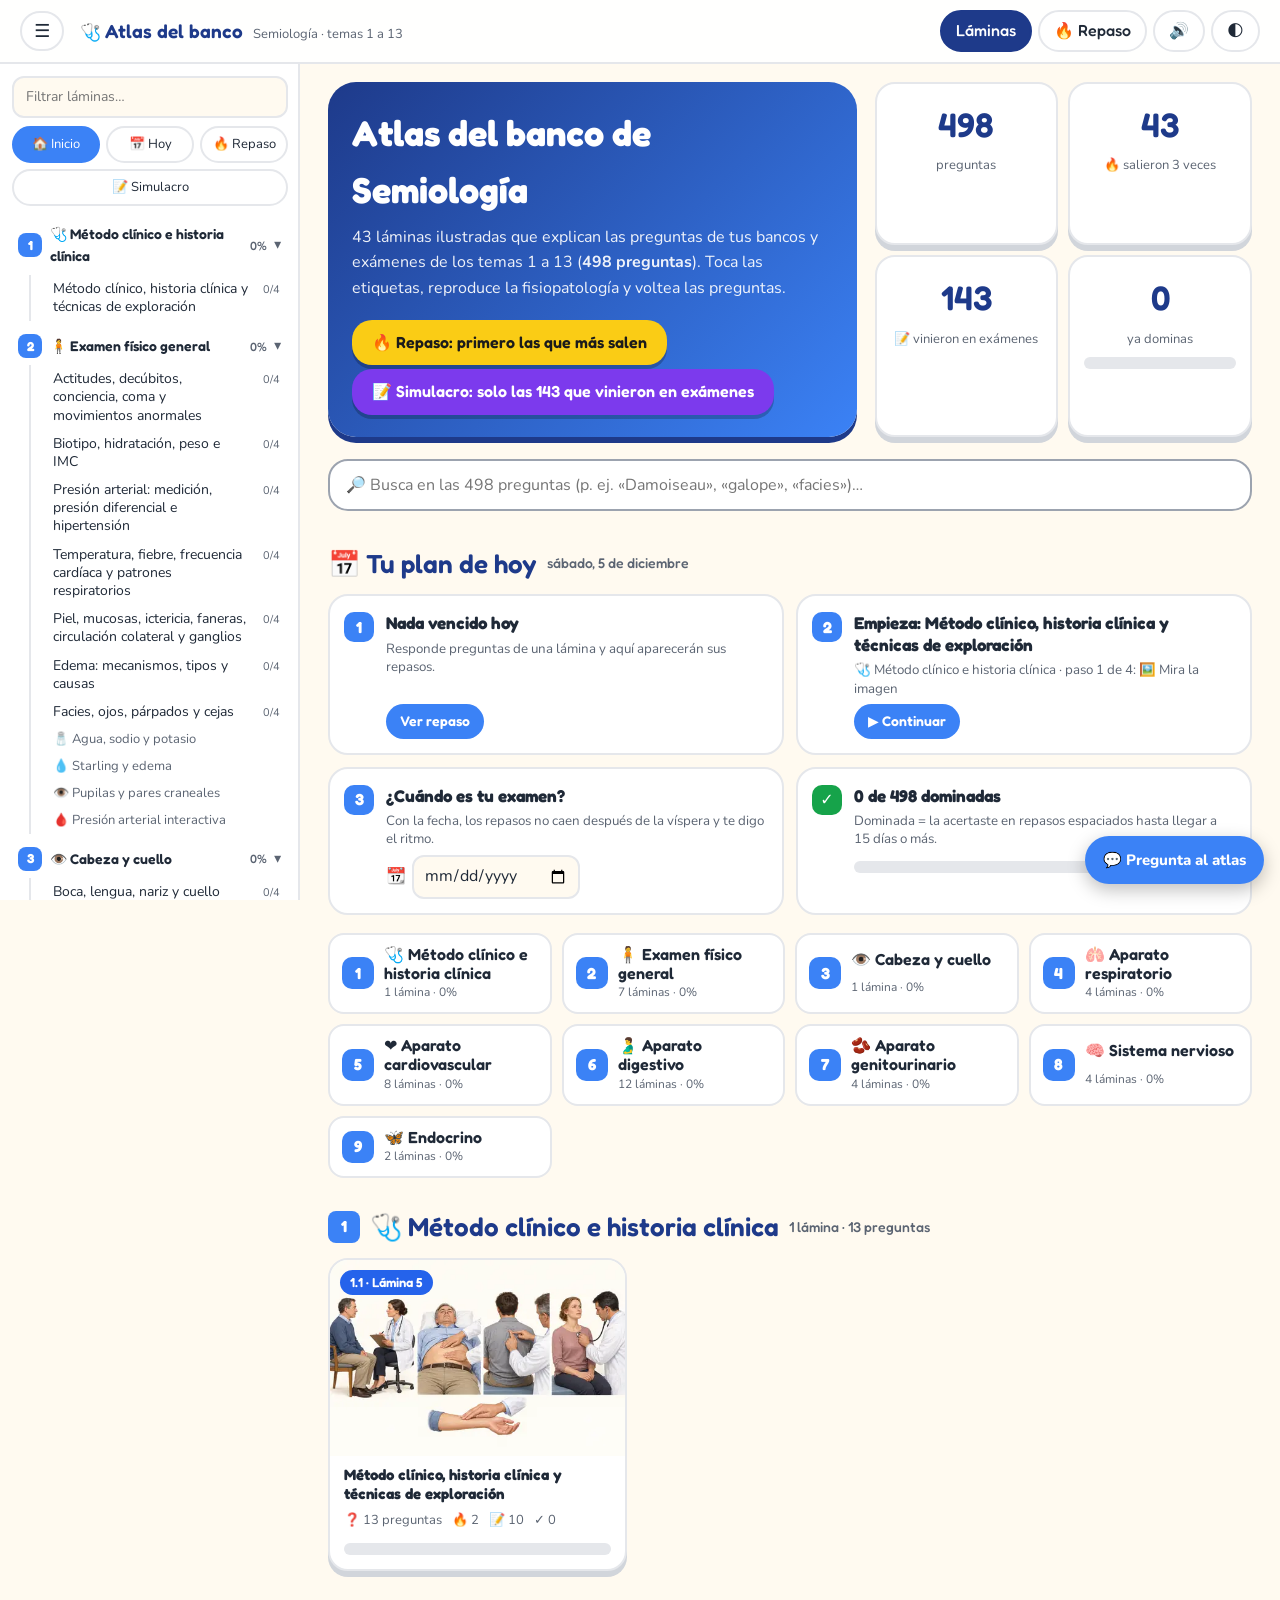
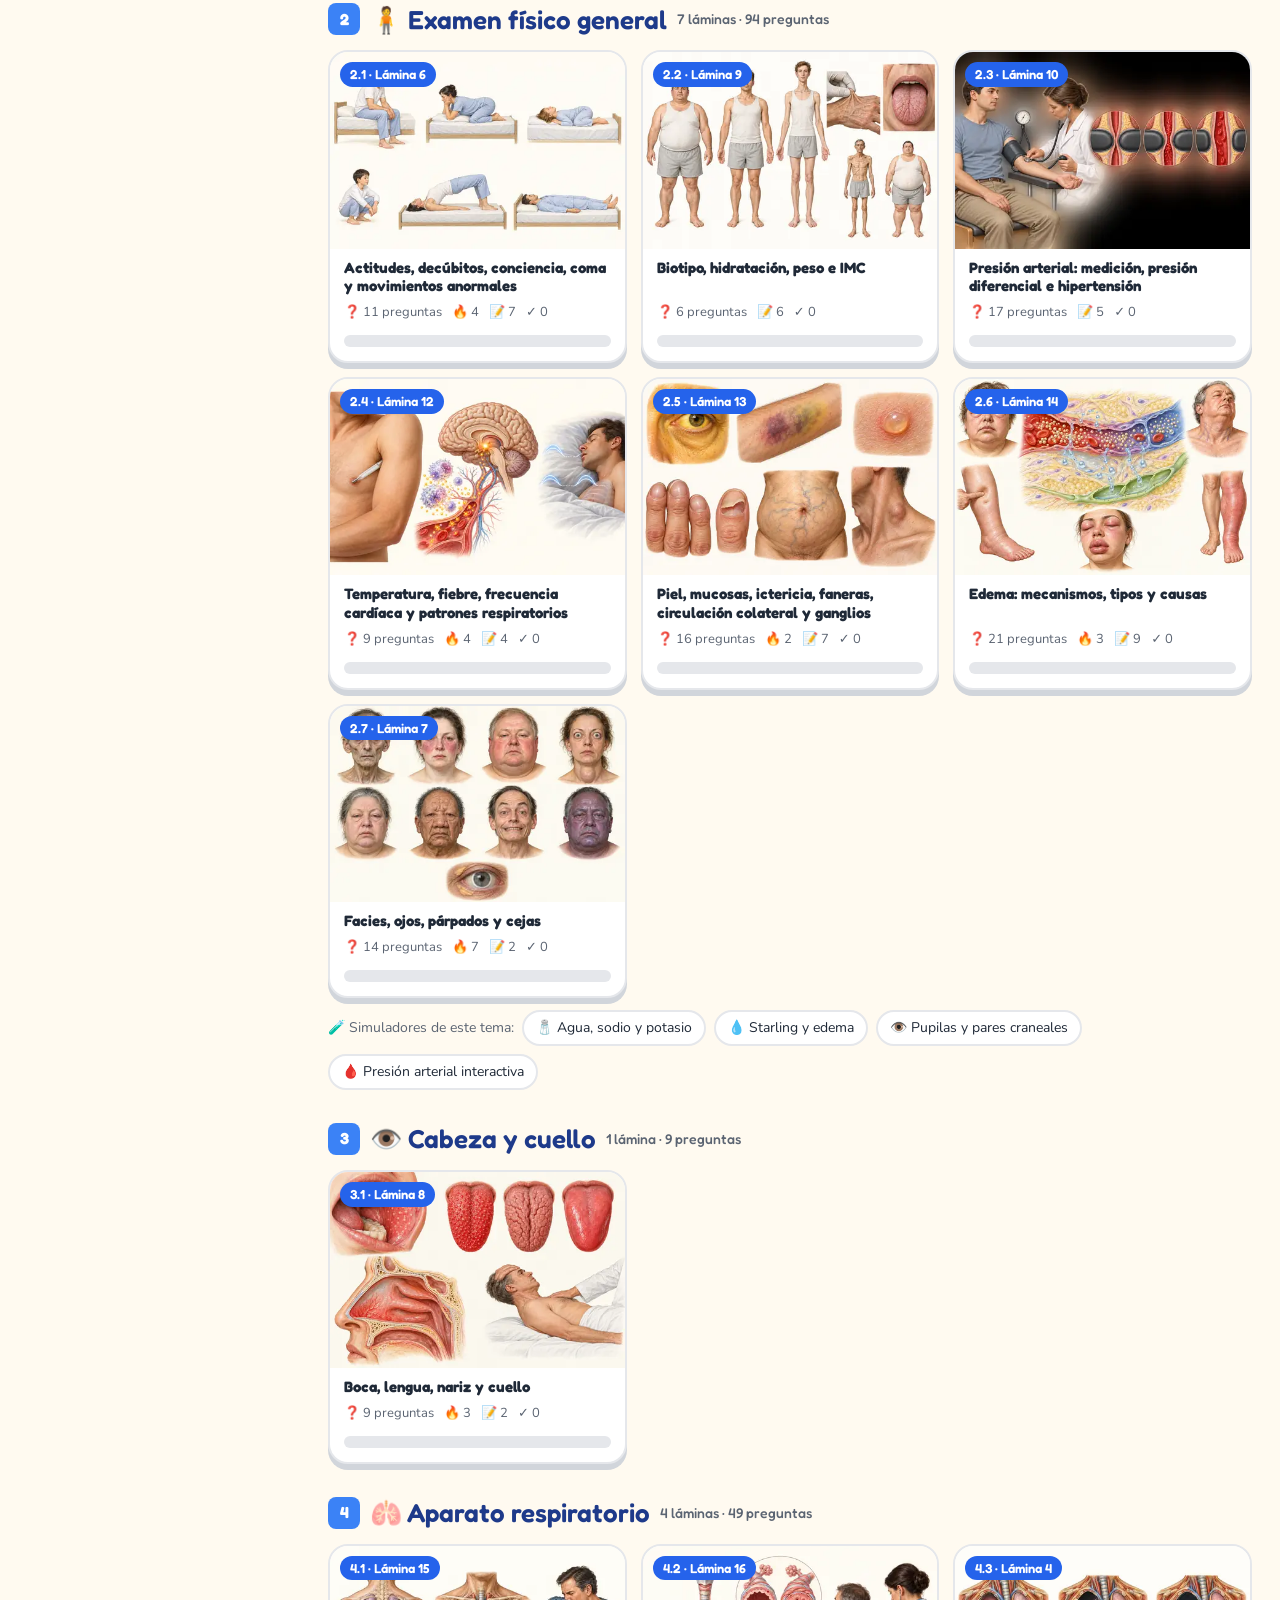
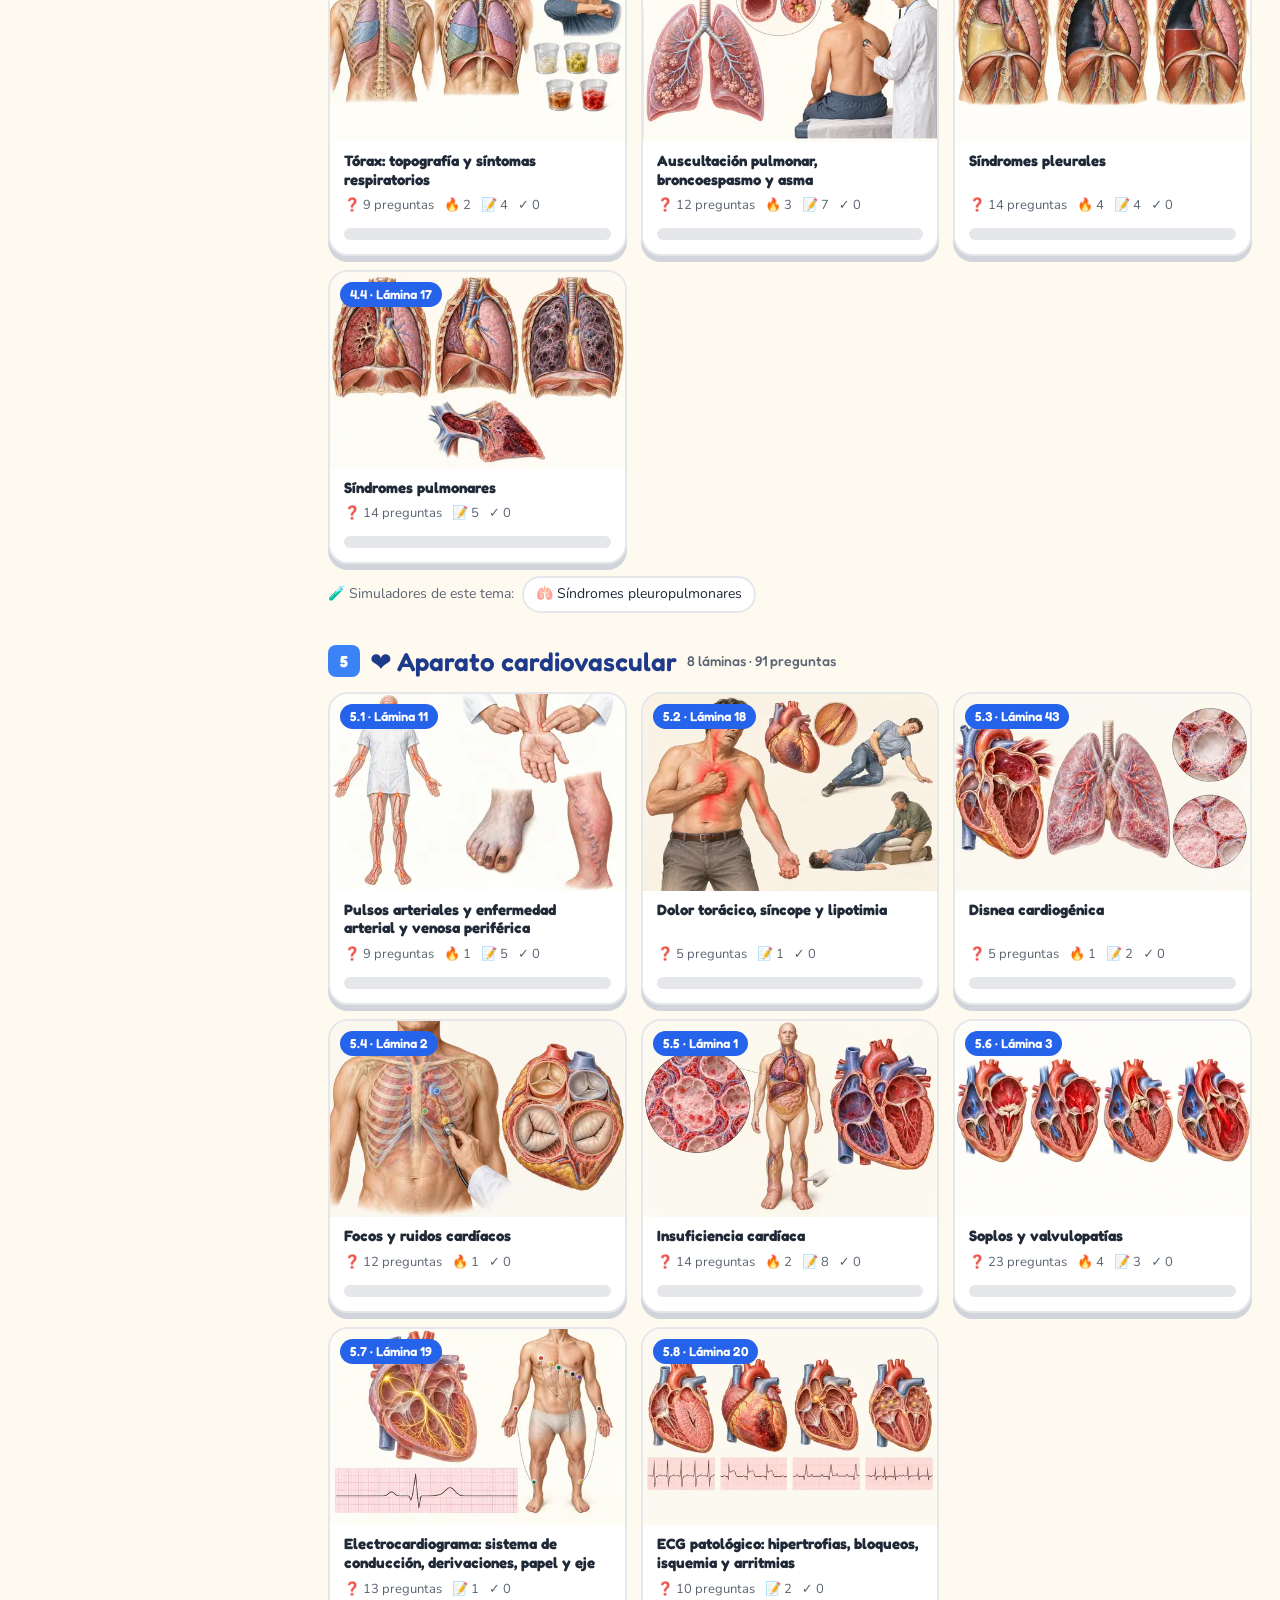
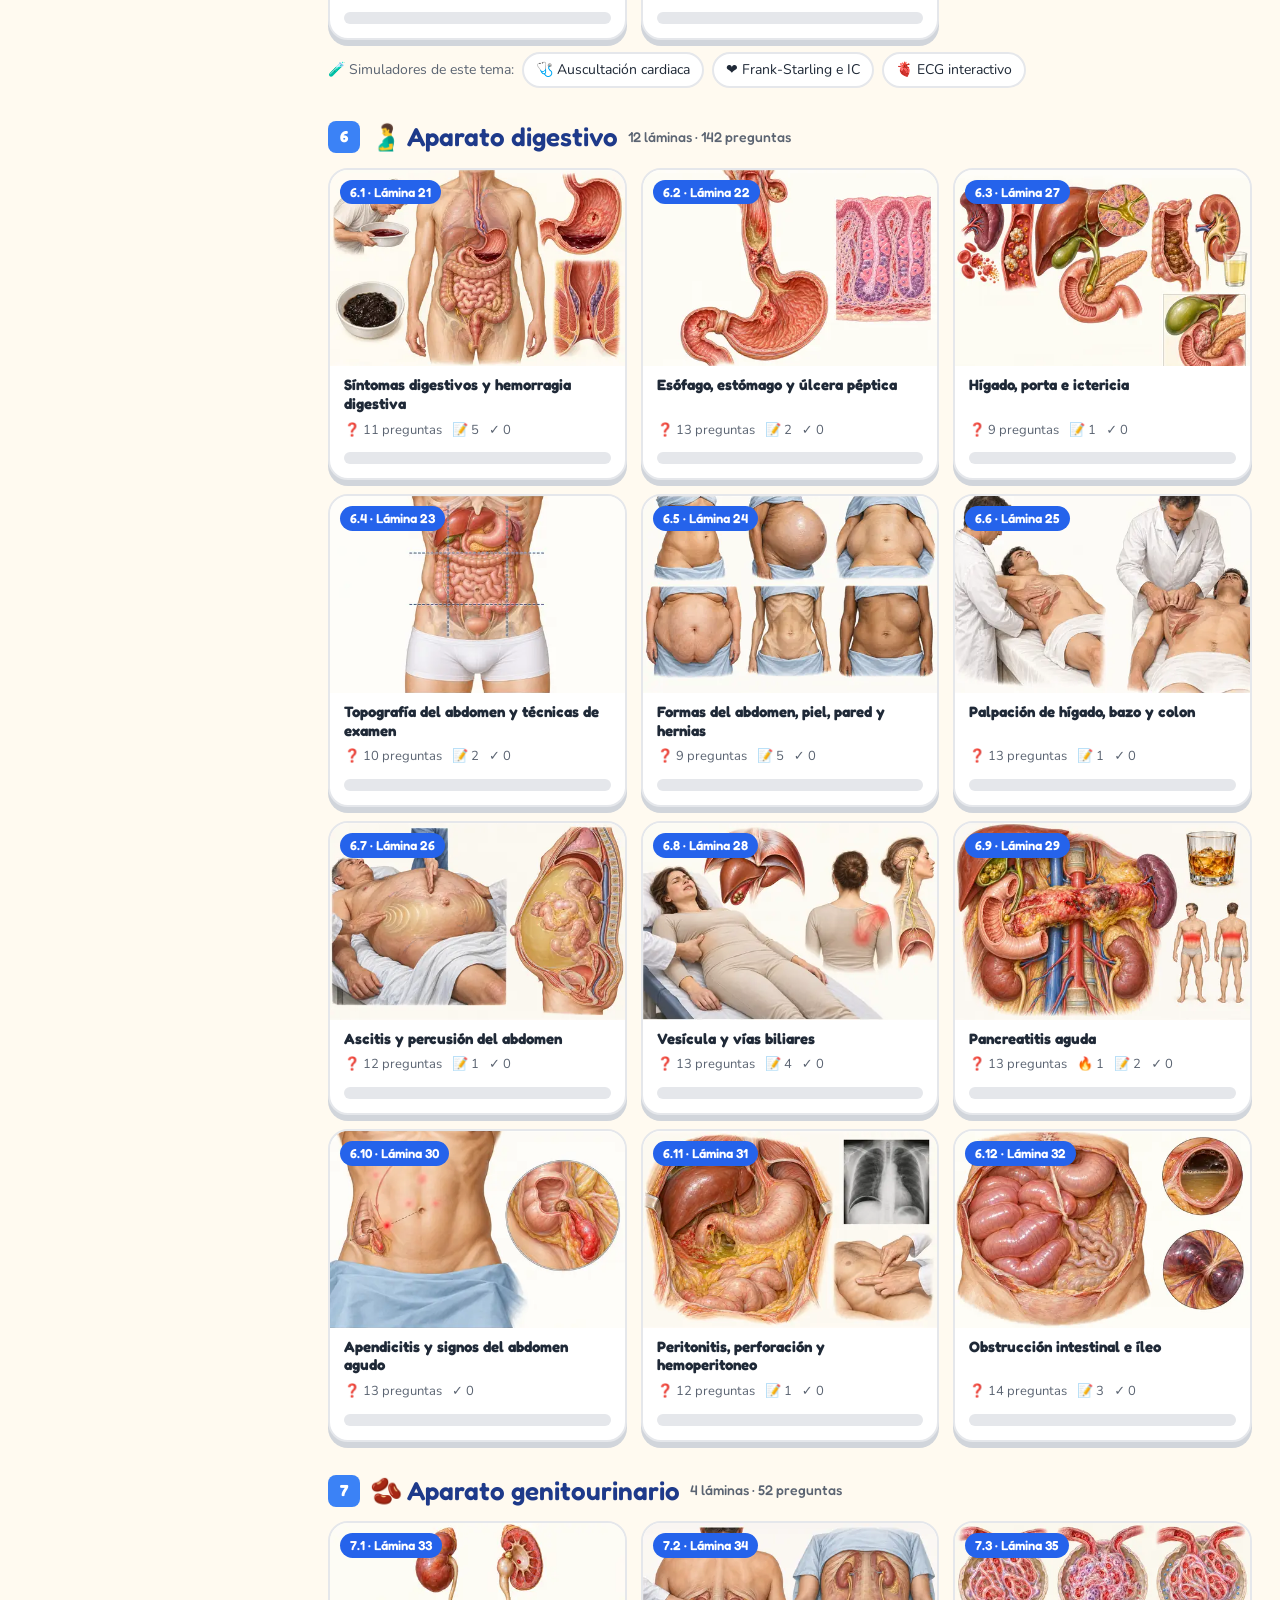
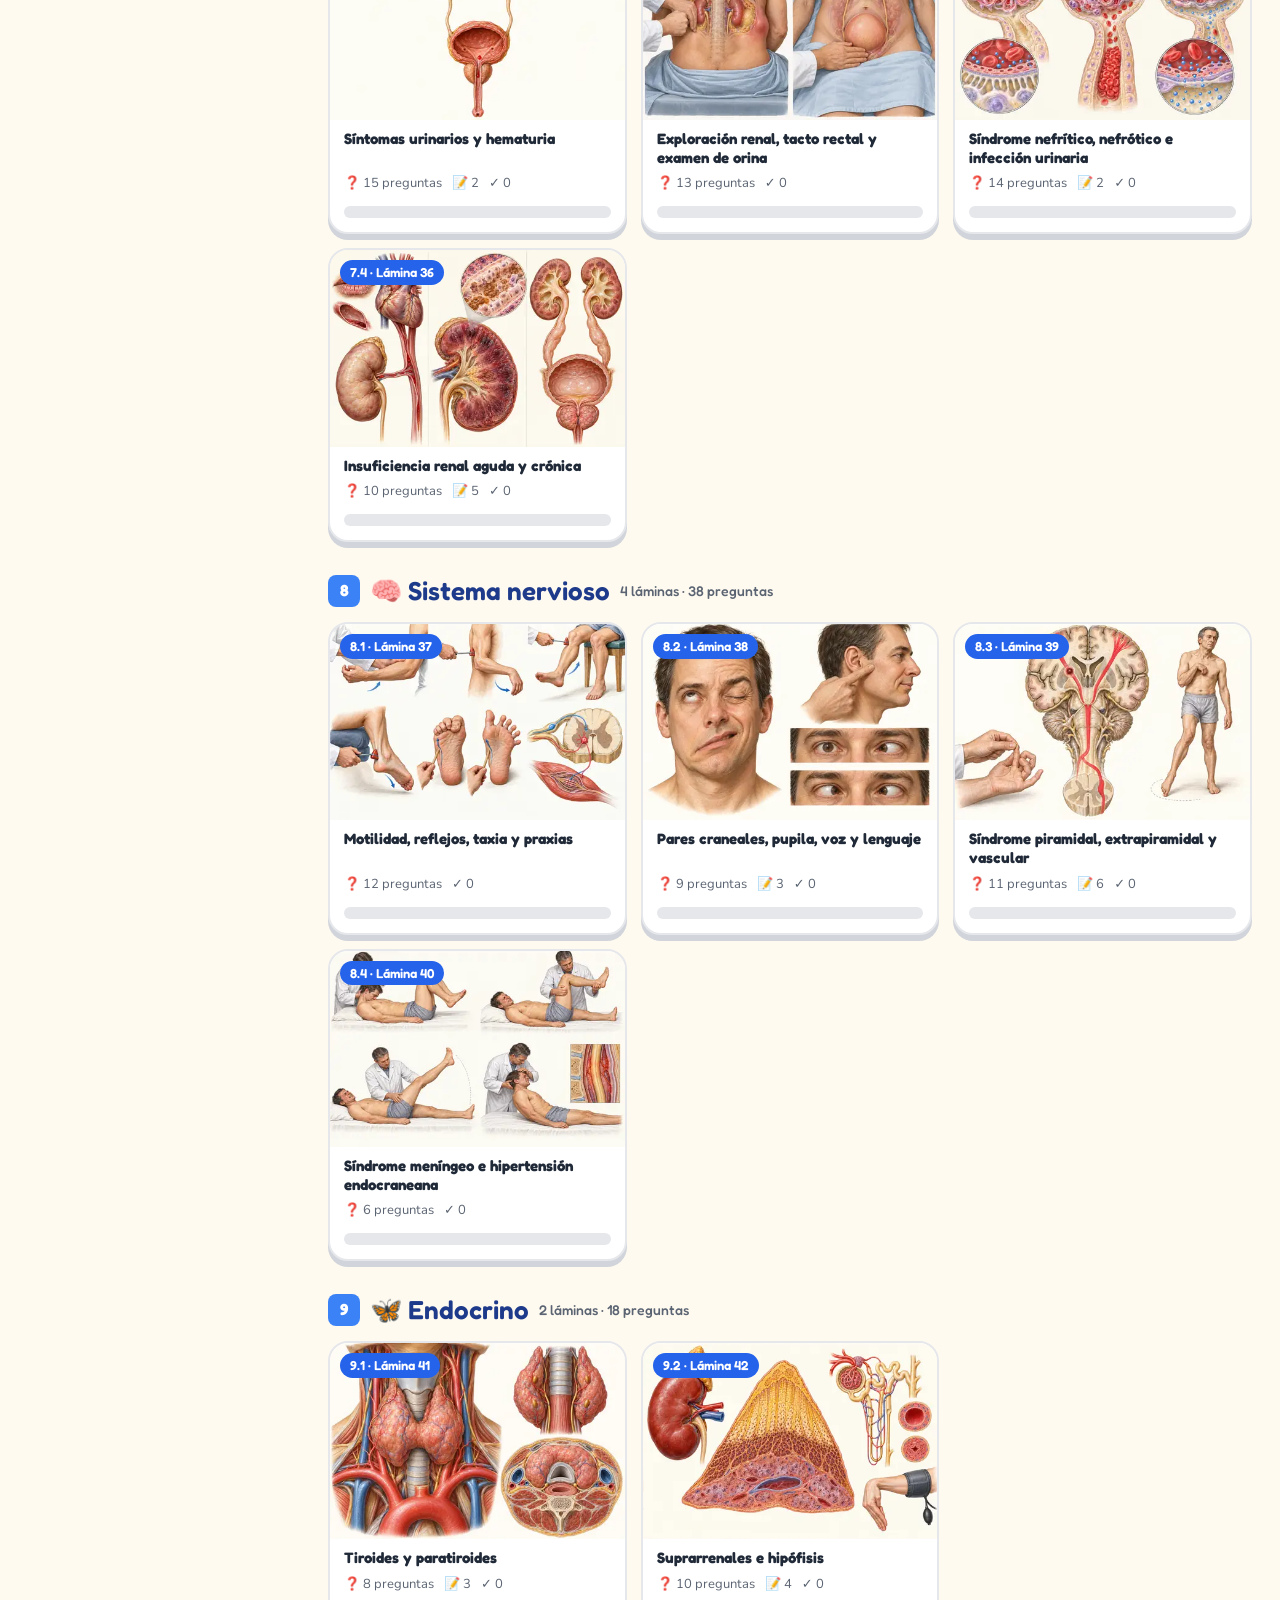
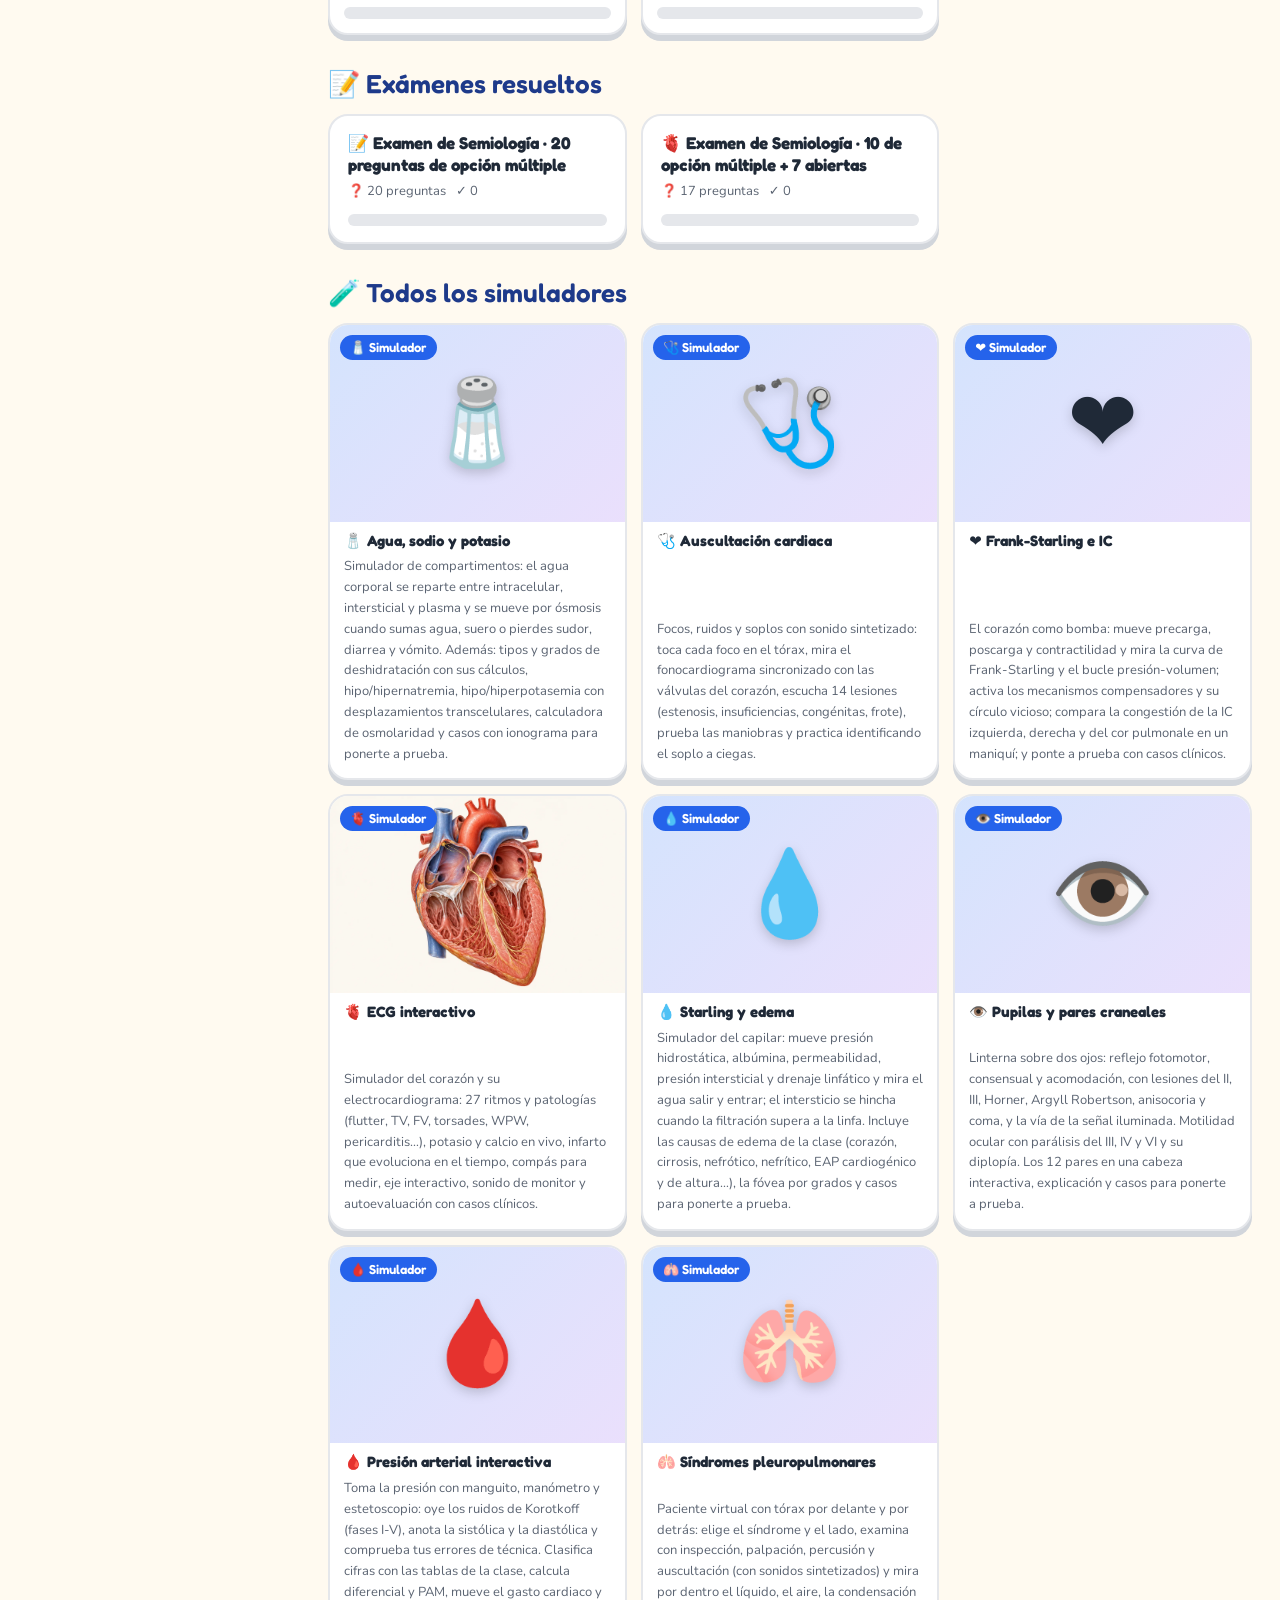
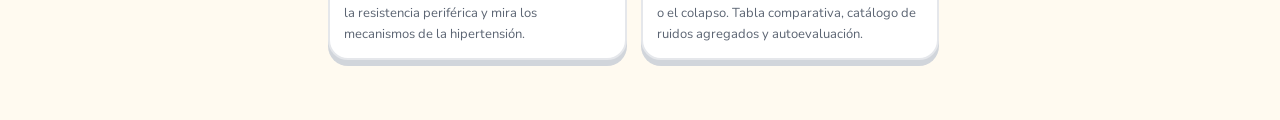
<file: index.html>
<!doctype html>
<html lang="es">
<head>
<meta charset="utf-8">
<meta name="viewport" content="width=device-width, initial-scale=1, viewport-fit=cover">
<title>Atlas del banco · Semiología</title>
<meta name="theme-color" content="#1d4f63">
<link rel="manifest" href="manifest.webmanifest">
<link rel="icon" href="icono-192.png">
<link rel="apple-touch-icon" href="icono-192.png">
<meta name="apple-mobile-web-app-capable" content="yes">
<meta name="mobile-web-app-capable" content="yes">
<meta name="apple-mobile-web-app-title" content="Atlas Semio">
<link rel="stylesheet" href="fonts.css?v=20261116082522">
<link rel="stylesheet" href="app.css?v=20261116082522">
</head>
<body>
<header class="barra">
  <a class="marca" href="#/">🩺 <b>Atlas del banco</b> <span>Semiología · temas 1 a 13</span></a>
  <nav>
    <a href="#/" data-nav="inicio">Láminas</a>
    <a href="#/repaso" data-nav="repaso">🔥 Repaso</a>
    <button id="tema-btn" title="Cambiar tema claro u oscuro">🌓</button>
  </nav>
</header>
<main id="vista"></main>
<div id="toast" role="status"></div>
<script src="datos.js?v=20261116082522"></script>
<script src="app.js?v=20261116082522"></script>
<script src="chat.js?v=20261116082522"></script>
<script>
// sin internet: el service worker guarda el atlas completo la primera vez que se abre con conexión
if ("serviceWorker" in navigator && location.protocol.startsWith("http")) {
  addEventListener("load", () => {
    const aviso = () => { const t = document.getElementById("toast"); t.textContent = "📥 Atlas guardado completo: ya funciona sin internet"; t.className = "bien ver"; setTimeout(() => t.classList.remove("ver"), 3500); };
    navigator.serviceWorker.addEventListener("message", ev => { if (ev.data === "atlas-completo") aviso(); });
    navigator.serviceWorker.register("sw.js").catch(() => {});
    // las láminas grandes se guardan después de que la página ya se ve (y se completan si faltara alguna)
    navigator.serviceWorker.ready.then(reg => setTimeout(() => reg.active && reg.active.postMessage("guardar-resto"), 1500));
  });
}
</script>
</body>
</html>
</file>
<file: fonts.css>
/* Fredoka y Nunito locales (latin y latin-ext): el atlas funciona sin internet */
@font-face {
  font-family: 'Fredoka';
  font-style: normal;
  font-weight: 500;
  font-stretch: 100%;
  font-display: swap;
  src: url(fonts/fredoka-latin-ext.woff2) format('woff2');
  unicode-range: U+0100-02BA, U+02BD-02C5, U+02C7-02CC, U+02CE-02D7, U+02DD-02FF, U+0304, U+0308, U+0329, U+1D00-1DBF, U+1E00-1E9F, U+1EF2-1EFF, U+2020, U+20A0-20AB, U+20AD-20C4, U+2113, U+2C60-2C7F, U+A720-A7FF;
}
@font-face {
  font-family: 'Fredoka';
  font-style: normal;
  font-weight: 500;
  font-stretch: 100%;
  font-display: swap;
  src: url(fonts/fredoka-latin.woff2) format('woff2');
  unicode-range: U+0000-00FF, U+0131, U+0152-0153, U+02BB-02BC, U+02C6, U+02DA, U+02DC, U+0304, U+0308, U+0329, U+2000-206F, U+20AC, U+2122, U+2191, U+2193, U+2212, U+2215, U+FEFF, U+FFFD;
}
@font-face {
  font-family: 'Fredoka';
  font-style: normal;
  font-weight: 600;
  font-stretch: 100%;
  font-display: swap;
  src: url(fonts/fredoka-latin-ext.woff2) format('woff2');
  unicode-range: U+0100-02BA, U+02BD-02C5, U+02C7-02CC, U+02CE-02D7, U+02DD-02FF, U+0304, U+0308, U+0329, U+1D00-1DBF, U+1E00-1E9F, U+1EF2-1EFF, U+2020, U+20A0-20AB, U+20AD-20C4, U+2113, U+2C60-2C7F, U+A720-A7FF;
}
@font-face {
  font-family: 'Fredoka';
  font-style: normal;
  font-weight: 600;
  font-stretch: 100%;
  font-display: swap;
  src: url(fonts/fredoka-latin.woff2) format('woff2');
  unicode-range: U+0000-00FF, U+0131, U+0152-0153, U+02BB-02BC, U+02C6, U+02DA, U+02DC, U+0304, U+0308, U+0329, U+2000-206F, U+20AC, U+2122, U+2191, U+2193, U+2212, U+2215, U+FEFF, U+FFFD;
}
@font-face {
  font-family: 'Fredoka';
  font-style: normal;
  font-weight: 700;
  font-stretch: 100%;
  font-display: swap;
  src: url(fonts/fredoka-latin-ext.woff2) format('woff2');
  unicode-range: U+0100-02BA, U+02BD-02C5, U+02C7-02CC, U+02CE-02D7, U+02DD-02FF, U+0304, U+0308, U+0329, U+1D00-1DBF, U+1E00-1E9F, U+1EF2-1EFF, U+2020, U+20A0-20AB, U+20AD-20C4, U+2113, U+2C60-2C7F, U+A720-A7FF;
}
@font-face {
  font-family: 'Fredoka';
  font-style: normal;
  font-weight: 700;
  font-stretch: 100%;
  font-display: swap;
  src: url(fonts/fredoka-latin.woff2) format('woff2');
  unicode-range: U+0000-00FF, U+0131, U+0152-0153, U+02BB-02BC, U+02C6, U+02DA, U+02DC, U+0304, U+0308, U+0329, U+2000-206F, U+20AC, U+2122, U+2191, U+2193, U+2212, U+2215, U+FEFF, U+FFFD;
}
@font-face {
  font-family: 'Nunito';
  font-style: normal;
  font-weight: 400;
  font-display: swap;
  src: url(fonts/nunito-latin-ext.woff2) format('woff2');
  unicode-range: U+0100-02BA, U+02BD-02C5, U+02C7-02CC, U+02CE-02D7, U+02DD-02FF, U+0304, U+0308, U+0329, U+1D00-1DBF, U+1E00-1E9F, U+1EF2-1EFF, U+2020, U+20A0-20AB, U+20AD-20C4, U+2113, U+2C60-2C7F, U+A720-A7FF;
}
@font-face {
  font-family: 'Nunito';
  font-style: normal;
  font-weight: 400;
  font-display: swap;
  src: url(fonts/nunito-latin.woff2) format('woff2');
  unicode-range: U+0000-00FF, U+0131, U+0152-0153, U+02BB-02BC, U+02C6, U+02DA, U+02DC, U+0304, U+0308, U+0329, U+2000-206F, U+20AC, U+2122, U+2191, U+2193, U+2212, U+2215, U+FEFF, U+FFFD;
}
@font-face {
  font-family: 'Nunito';
  font-style: normal;
  font-weight: 600;
  font-display: swap;
  src: url(fonts/nunito-latin-ext.woff2) format('woff2');
  unicode-range: U+0100-02BA, U+02BD-02C5, U+02C7-02CC, U+02CE-02D7, U+02DD-02FF, U+0304, U+0308, U+0329, U+1D00-1DBF, U+1E00-1E9F, U+1EF2-1EFF, U+2020, U+20A0-20AB, U+20AD-20C4, U+2113, U+2C60-2C7F, U+A720-A7FF;
}
@font-face {
  font-family: 'Nunito';
  font-style: normal;
  font-weight: 600;
  font-display: swap;
  src: url(fonts/nunito-latin.woff2) format('woff2');
  unicode-range: U+0000-00FF, U+0131, U+0152-0153, U+02BB-02BC, U+02C6, U+02DA, U+02DC, U+0304, U+0308, U+0329, U+2000-206F, U+20AC, U+2122, U+2191, U+2193, U+2212, U+2215, U+FEFF, U+FFFD;
}
@font-face {
  font-family: 'Nunito';
  font-style: normal;
  font-weight: 700;
  font-display: swap;
  src: url(fonts/nunito-latin-ext.woff2) format('woff2');
  unicode-range: U+0100-02BA, U+02BD-02C5, U+02C7-02CC, U+02CE-02D7, U+02DD-02FF, U+0304, U+0308, U+0329, U+1D00-1DBF, U+1E00-1E9F, U+1EF2-1EFF, U+2020, U+20A0-20AB, U+20AD-20C4, U+2113, U+2C60-2C7F, U+A720-A7FF;
}
@font-face {
  font-family: 'Nunito';
  font-style: normal;
  font-weight: 700;
  font-display: swap;
  src: url(fonts/nunito-latin.woff2) format('woff2');
  unicode-range: U+0000-00FF, U+0131, U+0152-0153, U+02BB-02BC, U+02C6, U+02DA, U+02DC, U+0304, U+0308, U+0329, U+2000-206F, U+20AC, U+2122, U+2191, U+2193, U+2212, U+2215, U+FEFF, U+FFFD;
}
@font-face {
  font-family: 'Nunito';
  font-style: normal;
  font-weight: 800;
  font-display: swap;
  src: url(fonts/nunito-latin-ext.woff2) format('woff2');
  unicode-range: U+0100-02BA, U+02BD-02C5, U+02C7-02CC, U+02CE-02D7, U+02DD-02FF, U+0304, U+0308, U+0329, U+1D00-1DBF, U+1E00-1E9F, U+1EF2-1EFF, U+2020, U+20A0-20AB, U+20AD-20C4, U+2113, U+2C60-2C7F, U+A720-A7FF;
}
@font-face {
  font-family: 'Nunito';
  font-style: normal;
  font-weight: 800;
  font-display: swap;
  src: url(fonts/nunito-latin.woff2) format('woff2');
  unicode-range: U+0000-00FF, U+0131, U+0152-0153, U+02BB-02BC, U+02C6, U+02DA, U+02DC, U+0304, U+0308, U+0329, U+2000-206F, U+20AC, U+2122, U+2191, U+2193, U+2212, U+2215, U+FEFF, U+FFFD;
}
</file>
<file: app.css>
/* Atlas del banco · Semiología — estilos */
:root{
  --fondo:#f3efe7;--papel:#ffffff;--tx:#24323a;--tx2:#5d6b72;--borde:#e3ddd2;
  --az:#1d4f63;--azc:#2f6db0;--ro:#8e2c35;--ve:#6a9a3a;--na:#c06a1c;--mo:#5b3d8a;--am:#f2b705;
  --ok:#2e7d32;--mal:#c62828;--sombra:0 1px 3px rgba(0,0,0,.12),0 4px 14px rgba(0,0,0,.06);
}
@media (prefers-color-scheme:dark){:root:not([data-theme="light"]){
  --fondo:#141a1e;--papel:#1e262c;--tx:#e6ecef;--tx2:#9aa8b0;--borde:#2c373e;--az:#7cc3dd;--azc:#6aa7ea;
  --ro:#e07a84;--mo:#b79cf0;--sombra:0 1px 3px rgba(0,0,0,.5)}}
:root[data-theme="dark"]{--fondo:#141a1e;--papel:#1e262c;--tx:#e6ecef;--tx2:#9aa8b0;--borde:#2c373e;--az:#7cc3dd;
  --azc:#6aa7ea;--ro:#e07a84;--mo:#b79cf0;--sombra:0 1px 3px rgba(0,0,0,.5)}
*{box-sizing:border-box}
html,body{overflow-x:hidden;margin:0;background:var(--fondo);color:var(--tx);font-family:"Segoe UI",Calibri,system-ui,Arial,sans-serif;line-height:1.45}
a{color:var(--azc)}
button{font:inherit;cursor:pointer}
.barra{position:sticky;top:0;z-index:50;display:flex;align-items:center;justify-content:space-between;gap:12px;
  padding:10px 20px;background:color-mix(in srgb,var(--papel) 92%,transparent);backdrop-filter:blur(8px);border-bottom:1px solid var(--borde)}
.marca{color:var(--tx);text-decoration:none;font-size:17px}.marca span{color:var(--tx2);font-size:13px;margin-left:6px}
.barra nav{display:flex;gap:6px;align-items:center}
.barra nav a,.barra nav button{padding:6px 12px;border-radius:999px;text-decoration:none;color:var(--tx);border:1px solid var(--borde);background:var(--papel)}
.barra nav a.act{background:var(--az);color:#fff;border-color:var(--az)}
main{max-width:1500px;margin:0 auto;padding:18px 20px 60px}
h1{margin:4px 0 4px;color:var(--az);font-size:clamp(22px,3vw,32px);letter-spacing:-.3px}
h1 small{font-size:.5em;color:var(--tx2);font-weight:500;margin-left:6px}
h2{color:var(--az);margin:28px 0 10px;font-size:22px;display:flex;align-items:center;gap:10px}
.lema{color:var(--tx2);max-width:1100px;margin-bottom:14px}
.lema b.i,.i-t{color:var(--azc)} .lema b.d,.d-t{color:var(--ro)}
mark{background:#ffe98a;color:#1b1b1b;padding:0 2px;border-radius:2px}
.res{text-decoration:underline;text-decoration-color:var(--mal);text-decoration-thickness:2px;font-weight:700}
.cx{color:var(--mo);font-weight:700}
b.n{color:var(--ok)} b.a{color:var(--mal)} b.b{color:#1565c0}
.lt,.lt2{text-indent:0;display:inline-grid;place-items:center;width:1.35em;height:1.35em;border-radius:50%;background:var(--am);
  border:1.5px solid #1b1b1b;color:#1b1b1b;font-weight:800;font-size:.8em;vertical-align:.05em;cursor:pointer}
.ref{display:inline-grid;place-items:center;min-width:1.45em;height:1.45em;padding:0 .2em;border-radius:999px;background:var(--azc);
  color:#fff;font-size:.78em;font-weight:700;cursor:pointer;margin:0 1px;text-decoration:none;vertical-align:.08em}
.ref:hover,.lt2:hover,.lt:hover{transform:scale(1.15)}

/* ---------- inicio ---------- */
.portada{display:grid;grid-template-columns:1.4fr 1fr;gap:18px;align-items:stretch;margin-bottom:8px}
.portada .hola{background:linear-gradient(135deg,var(--az),#2f6db0);color:#fff;border-radius:18px;padding:22px 24px;box-shadow:var(--sombra)}
.portada .hola h1{color:#fff;margin:0 0 6px}.portada .hola p{margin:0 0 14px;opacity:.92}
.btn{display:inline-flex;align-items:center;gap:6px;padding:9px 16px;border-radius:999px;border:0;background:var(--am);color:#1b1b1b;font-weight:700;text-decoration:none}
.btn.sec{background:var(--papel);color:var(--tx);border:1px solid var(--borde)}
.btn.chico{padding:6px 12px;font-size:14px}
.stats{display:grid;grid-template-columns:repeat(3,1fr);gap:10px}
.stat{background:var(--papel);border-radius:14px;padding:14px;box-shadow:var(--sombra);text-align:center}
.stat b{display:block;font-size:28px;color:var(--az)}.stat span{color:var(--tx2);font-size:13px}
.barra-prog{height:10px;border-radius:99px;background:var(--borde);overflow:hidden;margin-top:6px}
.barra-prog i{display:block;height:100%;background:linear-gradient(90deg,var(--ve),var(--ok));transition:width .6s}
.buscar{width:100%;padding:12px 16px;border-radius:12px;border:1px solid var(--borde);background:var(--papel);color:var(--tx);font-size:16px;margin:14px 0 4px}
.resultados{display:grid;gap:6px;margin-bottom:10px}
.resultados a{display:block;background:var(--papel);border-radius:10px;padding:8px 12px;color:var(--tx);text-decoration:none;border-left:4px solid var(--azc)}
.resultados a small{color:var(--tx2)}
.grid-lam{display:grid;grid-template-columns:repeat(auto-fill,minmax(250px,1fr));gap:14px}
.tarj{background:var(--papel);border-radius:16px;overflow:hidden;box-shadow:var(--sombra);text-decoration:none;color:var(--tx);
  display:flex;flex-direction:column;transition:transform .2s,box-shadow .2s}
.tarj:hover{transform:translateY(-3px);box-shadow:0 8px 24px rgba(0,0,0,.14)}
.tarj .mini{aspect-ratio:3/2;background-size:cover;background-position:center;position:relative}
.tarj .mini.sin{display:grid;place-items:center;background:linear-gradient(135deg,color-mix(in srgb,var(--azc) 22%,var(--papel)),color-mix(in srgb,var(--mo,#7C3AED) 16%,var(--papel)))}
.tarj .mini.sin i{font-style:normal;font-size:clamp(56px,9vw,84px);line-height:1;filter:drop-shadow(0 4px 6px rgba(0,0,0,.18))}
.tarj .mini span{position:absolute;left:10px;top:10px;background:var(--az);color:#fff;border-radius:999px;padding:2px 10px;font-weight:700;font-size:13px}
.tarj .cuerpo{padding:10px 14px 14px;display:flex;flex-direction:column;gap:6px;flex:1}
.tarj .cuerpo b{font-size:15px;line-height:1.25}
.tarj .meta{color:var(--tx2);font-size:13px;display:flex;gap:10px;flex-wrap:wrap;margin-top:auto}

/* ---------- lámina ---------- */
.migas{font-size:14px;color:var(--tx2);margin-bottom:4px}.migas a{text-decoration:none}
.pestanas{display:flex;gap:6px;flex-wrap:wrap;margin:6px 0 14px;position:sticky;top:52px;z-index:40;padding:6px 0;background:var(--fondo)}
.pestanas a{padding:7px 14px;border-radius:999px;background:var(--papel);border:1px solid var(--borde);color:var(--tx);text-decoration:none;font-size:14px}
.pestanas a:hover{border-color:var(--azc)}
.zona{display:grid;grid-template-columns:minmax(0,1fr) 360px;gap:18px;align-items:start}
.marco{background:var(--papel);border-radius:16px;padding:10px;box-shadow:var(--sombra)}
.controles{display:flex;gap:6px;flex-wrap:wrap;margin-bottom:8px;align-items:center}
.controles .btn{font-size:14px;padding:7px 13px}
.controles .btn.on{background:var(--az);color:#fff}
.quiz-msg{margin-left:auto;font-weight:700;color:var(--az)}
.lienzo{position:relative;width:100%;container-type:inline-size;border-radius:10px;overflow:hidden;user-select:none}
.lienzo img{width:100%;display:block}
.lienzo svg{position:absolute;inset:0;width:100%;height:100%;pointer-events:none;overflow:visible}
.lienzo line,.lienzo ellipse{opacity:0;animation:trazo .5s ease-out forwards}
@keyframes trazo{to{opacity:1}}
.et{position:absolute;background:#fff;color:#1b1b1b;border:max(1px,.17cqw) solid #1b1b1b;border-radius:1.04cqw;padding:.47cqw 1.04cqw;
  font-size:1.39cqw;font-weight:700;line-height:1.15;text-align:center;box-shadow:0 .1cqw .3cqw rgba(0,0,0,.3);
  white-space:nowrap;cursor:pointer;opacity:0;animation:aparece .45s cubic-bezier(.2,.8,.3,1.2) forwards;transition:filter .25s,opacity .25s,box-shadow .2s}
.et .n{display:inline-block;min-width:2.18cqw;height:2.18cqw;line-height:2.18cqw;border-radius:99px;color:#fff;font-size:1.28cqw;margin-right:.6cqw;padding:0 .3cqw;text-align:center}
.et.i .n{background:#2f6db0}.et.d .n{background:#8e2c35}.et.g .n{background:#555}
.et .s{display:block;font-weight:500;font-size:1.24cqw;color:#444}
.et:hover,.et.foco{box-shadow:0 0 0 .35cqw var(--am),0 .3cqw 1cqw rgba(0,0,0,.35);z-index:5}
@keyframes aparece{from{opacity:0;scale:.6}to{opacity:1;scale:1}}
.lienzo.dim .et:not(.foco){opacity:.25!important;filter:grayscale(1)}
.lienzo.dim line{opacity:.25}.lienzo.dim line.foco{opacity:1}
.mk{position:absolute;translate:-50% -50%;width:2.7cqw;height:2.7cqw;border-radius:50%;background:var(--am);color:#1b1b1b;
  border:.25cqw solid #1b1b1b;font-weight:800;font-size:1.46cqw;display:grid;place-items:center;
  box-shadow:0 0 0 .2cqw #fff,0 .2cqw .6cqw rgba(0,0,0,.4);z-index:3;cursor:pointer;animation:late 2.4s ease-in-out infinite}
@keyframes late{0%,100%{box-shadow:0 0 0 .2cqw #fff,0 0 0 .2cqw rgba(242,183,5,.0)}50%{box-shadow:0 0 0 .2cqw #fff,0 0 0 1.1cqw rgba(242,183,5,.35)}}
.mk.brilla{animation:brilla .9s ease-in-out 3}
@keyframes brilla{50%{scale:1.6}}
.pin{position:absolute;translate:-50% -50%;width:3cqw;height:3cqw;border-radius:50%;background:var(--azc);color:#fff;border:.3cqw solid #fff;
  font-weight:800;font-size:1.4cqw;display:grid;place-items:center;cursor:pointer;z-index:4;box-shadow:0 .2cqw .8cqw rgba(0,0,0,.45);transition:scale .2s,background .3s}
.pin:hover{scale:1.25}.pin.bien{background:var(--ok)}.pin.malo{background:var(--mal);animation:sacude .4s}
@keyframes sacude{25%{translate:-60% -50%}75%{translate:-40% -50%}}
.lienzo.quiz .et,.lienzo.quiz line{display:none}.lienzo.quiz .et.revelada{display:block}
.lado{display:flex;flex-direction:column;gap:12px;position:sticky;top:110px}
.caja{background:var(--papel);border-radius:14px;padding:14px 16px;box-shadow:var(--sombra)}
.caja h3{margin:0 0 8px;color:var(--az);font-size:17px}
.caja p{margin:0 0 8px}
.caja.tip{background:color-mix(in srgb,var(--mo) 13%,var(--papel));border-left:5px solid var(--mo)}
.caja.num{border-left:5px solid var(--na)}
.caja.num ul{list-style:none;margin:0;padding:0}.caja.num li{margin:0 0 8px;padding-left:1.9em;text-indent:-1.9em;font-size:14.5px}
.caja.info{border-left:5px solid var(--azc);animation:entra .35s}
@keyframes entra{from{opacity:0;translate:0 8px}}
.caja.info .qmini{border-top:1px solid var(--borde);padding-top:8px;margin-top:8px;font-size:14px}
.fuente{font-size:12px;color:var(--tx2);margin-top:8px}

/* cadena */
.cad-ctl{display:flex;gap:8px;align-items:center;margin-bottom:10px;flex-wrap:wrap}
.pasos{display:flex;gap:10px;align-items:stretch}
.paso{flex:1;border-radius:16px;color:#fff;padding:14px;display:flex;flex-direction:column;gap:8px;min-width:0;
  transition:opacity .5s,translate .5s,filter .5s;cursor:pointer}
.pasos.oculto .paso:not(.visto){opacity:.12;filter:grayscale(1);translate:0 10px}
.paso .t{font-size:17px;font-weight:800;text-align:center}
.paso .m{font-size:14.5px;line-height:1.4}.paso .m .cx{color:#fff3a8}
.paso .pr{margin-top:auto;background:rgba(255,255,255,.94);color:#1b1b1b;border-radius:10px;padding:9px 11px;font-size:14px}
.paso .pr .rf{display:block;color:#555;font-size:12.5px;margin-top:4px}
.paso.activo{outline:4px solid var(--am);outline-offset:3px}
.p1{background:#7a9a3a}.p2{background:#1d4f63}.p3{background:#2f6db0}.p4{background:#8e2c35}.p5{background:#c06a1c}
.flecha{flex:none;width:26px;display:grid;place-items:center;color:var(--tx2);font-size:24px;font-weight:800;transition:opacity .4s}
.pasos.oculto .flecha:not(.visto){opacity:0}
.extra{display:grid;grid-template-columns:1fr 1fr;gap:12px;margin-top:12px}
.extra>div{background:var(--papel);border-radius:14px;padding:12px 14px;border-left:5px solid var(--ve);box-shadow:var(--sombra)}
.extra>div.k{border-left-color:var(--mo)}
.esc{background:var(--papel);border-radius:14px;padding:12px 14px;margin-top:12px;border-left:5px solid #2f6db0;box-shadow:var(--sombra)}
.esc.d{border-left-color:#8e2c35}
.esc .et2{font-weight:800;color:var(--az);margin-bottom:8px}
.esl{display:flex;gap:6px;align-items:stretch}
.esl span.e{flex:1;background:color-mix(in srgb,#2f6db0 12%,var(--papel));border-radius:10px;padding:8px 10px;font-size:14px;
  transition:opacity .4s,background .4s}
.esc.anim .esl span.e:not(.visto){opacity:.2}
.esc.d .esl span.e{background:color-mix(in srgb,#8e2c35 12%,var(--papel))}
.esl span.e.fin{background:#2f6db0;color:#fff}.esc.d .esl span.e.fin{background:#8e2c35}
.esl i{font-style:normal;font-weight:800;color:var(--tx2);display:grid;place-items:center}
.libre{margin-top:14px;background:var(--papel);border-radius:14px;padding:12px;box-shadow:var(--sombra);overflow-x:auto}
.libre svg{max-width:100%;height:auto}

/* preguntas */
.filtros{display:flex;gap:6px;flex-wrap:wrap;margin-bottom:12px;align-items:center}
.filtros button{padding:6px 12px;border-radius:999px;border:1px solid var(--borde);background:var(--papel);color:var(--tx);font-size:14px}
.filtros button.on{background:var(--az);color:#fff;border-color:var(--az)}
.filtros .cuenta{margin-left:auto;color:var(--tx2);font-size:14px}
.fichas{display:grid;grid-template-columns:repeat(auto-fill,minmax(340px,1fr));gap:12px}
.ficha{perspective:1400px;min-height:190px}
.ficha .giro{position:relative;width:100%;height:100%;min-height:190px;transition:transform .6s cubic-bezier(.3,.7,.3,1);transform-style:preserve-3d}
.ficha.vuelta .giro{transform:rotateY(180deg)}
.cara{position:absolute;inset:0;backface-visibility:hidden;background:var(--papel);border-radius:14px;padding:14px 16px;box-shadow:var(--sombra);
  border-left:6px solid #555;display:flex;flex-direction:column;gap:8px;overflow:auto}
.ficha.i .cara{border-left-color:#2f6db0}.ficha.d .cara{border-left-color:#8e2c35}
.cara.atras{transform:rotateY(180deg)}
.cara .h{display:flex;gap:10px;align-items:flex-start;font-weight:700}
.cara .num{flex:none;width:28px;height:28px;border-radius:50%;background:#555;color:#fff;display:grid;place-items:center;font-size:14px}
.ficha.i .num{background:#2f6db0}.ficha.d .num{background:#8e2c35}
.badge{font-size:12px;padding:2px 8px;border-radius:999px;color:#fff;white-space:nowrap;margin-left:auto}
.b2{background:var(--na)}.b3{background:var(--mal)}
.badges{margin-left:auto;display:flex;flex-wrap:wrap;gap:4px;justify-content:flex-end}.badges .badge{margin-left:0}
.bx{background:#5b3fa0}
.clave{font-size:15px;color:var(--ok);font-weight:600;margin-bottom:4px}
.exs{font-size:12.5px;color:var(--tx2);border-left:3px solid #5b3fa0;padding:4px 8px;margin-top:6px;background:rgba(91,63,160,.08);border-radius:4px}
.btn.ex{background:#5b3fa0;margin-left:6px}
.op{color:var(--tx2);font-size:14px}
.pista{margin-top:auto;color:var(--tx2);font-size:13px;text-align:center}
.r{font-size:15px}.r::before{content:"R (banco): ";font-weight:700;color:var(--ok)}
.r.sb::before{content:"R (tu teoría): ";color:var(--azc)}
div.ok{font-size:14px;color:var(--mal)}div.ok::before{content:"⚠️ Según tu teoría: ";font-weight:700}
.x{font-size:14.5px}.x::before{content:"💡 "}
.truco{font-size:14px;color:var(--mo)}.truco::before{content:"🧠 "}
.marcar{display:flex;gap:8px;margin-top:auto}
.marcar button{flex:1;padding:7px;border-radius:10px;border:1px solid var(--borde);background:var(--papel);color:var(--tx);font-weight:700}
.marcar button.si.on{background:var(--ok);color:#fff;border-color:var(--ok)}
.marcar button.no.on{background:var(--mal);color:#fff;border-color:var(--mal)}
.ficha.resalta .cara{box-shadow:0 0 0 4px var(--am),var(--sombra)}
.estado-ok .cara.frente{background:color-mix(in srgb,var(--ok) 8%,var(--papel))}
.tabla{width:100%;border-collapse:collapse;background:var(--papel);border-radius:14px;overflow:hidden;box-shadow:var(--sombra);font-size:14.5px}
.tabla th{background:var(--az);color:#fff;padding:9px 12px;text-align:left}
.tabla td{padding:8px 12px;border-bottom:1px solid var(--borde);vertical-align:top}
.tabla td:first-child{font-weight:700}
.tabla-wrap{overflow-x:auto}

/* repaso */
.repaso{max-width:760px;margin:0 auto}
.repaso .ficha{min-height:340px}.repaso .ficha .giro{min-height:340px}
.repaso .cara{font-size:16px}
.repaso .nav{display:flex;justify-content:space-between;align-items:center;margin-top:14px;gap:8px}
.kbd{font-size:12px;color:var(--tx2);text-align:center;margin-top:8px}
#toast{position:fixed;left:50%;bottom:24px;translate:-50% 20px;opacity:0;background:var(--az);color:#fff;padding:10px 18px;border-radius:999px;
  transition:opacity .3s,translate .3s;z-index:99;pointer-events:none}
#toast.ver{opacity:1;translate:-50% 0}

@media (max-width:1100px){.zona{grid-template-columns:minmax(0,1fr)}.lado{position:static}.portada{grid-template-columns:1fr}}
@media (max-width:820px){
  .pasos{flex-direction:column}.flecha{transform:rotate(90deg);width:auto;height:22px}
  .extra{grid-template-columns:1fr}.esl{flex-direction:column}.esl i{transform:rotate(90deg)}
  .lienzo:not(.quiz) .et{display:none}.lienzo:not(.quiz) line{display:none}
  .lienzo .pin.movil{display:grid}
  main{padding:12px 12px 50px}.fichas{grid-template-columns:1fr}.stats{grid-template-columns:repeat(3,1fr)}
  .barra .marca span{display:none}
  .barra{padding:8px 10px}.barra nav a,.barra nav button{padding:5px 9px;font-size:14px}.marca b{font-size:15px}
  .zona>div,.marco{min-width:0}
}
.pin.movil{display:none}
@media (prefers-reduced-motion:reduce){*{animation:none!important;transition:none!important}.et,.lienzo line,.lienzo ellipse{opacity:1}}

/* ---------- carrusel de fichas ---------- */
.carrusel{position:relative;margin:0 -20px}
.pista-c{position:relative;display:flex;gap:18px;overflow-x:auto;scroll-snap-type:x mandatory;padding:18px max(20px,calc(50% - 350px)) 26px;
  scrollbar-width:none;cursor:grab;overscroll-behavior-x:contain}
.pista-c::-webkit-scrollbar{display:none}
.pista-c.arrastra{cursor:grabbing;scroll-snap-type:none}
.pista-c .ficha{flex:0 0 min(700px,86%);scroll-snap-align:center;min-height:360px;opacity:.38;transform:scale(.9);
  transition:opacity .35s,transform .35s;perspective:1600px}
.pista-c .ficha.actual{opacity:1;transform:scale(1)}
.pista-c .ficha .giro{min-height:360px}
.pista-c .cara{padding:22px 26px;gap:12px;font-size:16px}
.pista-c .cara .h{font-size:19px;line-height:1.35}
.pista-c .cara .num{width:34px;height:34px;font-size:16px}
.pista-c .cara.frente{justify-content:center}
.pista-c .cara.frente .pista{margin-top:18px;font-size:14px}
.pista-c .r{font-size:17px}.pista-c .x{font-size:15.5px}
.pista-c .ficha:not(.actual) .cara{pointer-events:none}
.pista-c .ficha:not(.actual){cursor:pointer}
.cnav{position:absolute;top:50%;translate:0 -50%;z-index:5;width:48px;height:48px;border-radius:50%;border:1px solid var(--borde);
  background:var(--papel);color:var(--tx);font-size:30px;line-height:1;box-shadow:var(--sombra);display:grid;place-items:center;transition:opacity .2s,scale .2s}
.cnav:hover:not(:disabled){scale:1.1}.cnav:disabled{opacity:.25;cursor:default}
.cnav.prev{left:max(8px,calc(50% - 410px))}.cnav.next{right:max(8px,calc(50% - 410px))}
.c-pie{display:flex;flex-direction:column;align-items:center;gap:8px;margin-top:-6px}
#c-pos{font-weight:700;color:var(--az)}
.puntos{display:flex;flex-wrap:wrap;justify-content:center;gap:6px;max-width:760px}
.pt{width:11px;height:11px;border-radius:50%;border:0;padding:0;background:var(--borde);transition:transform .2s,background .2s}
.pt.fuego{box-shadow:0 0 0 2px var(--na) inset}
.pt.ok{background:var(--ok)}.pt.mal{background:var(--mal)}
.pt.on{transform:scale(1.6);background:var(--az)}
@media (max-width:820px){.carrusel{margin:0 -12px}.pista-c{padding:14px 7% 22px;gap:10px}.pista-c .ficha{flex-basis:86%}
  .cnav{display:none}.pista-c .cara{padding:16px 18px;font-size:15px}.pista-c .cara .h{font-size:17px}.c-pie .kbd{display:none}}
.repaso .cara.frente{justify-content:center}.repaso .cara .h{font-size:20px}
.op{margin:0;padding-left:1.6em}.op li{margin:2px 0}.op li::marker{font-weight:700;color:var(--azc)}

/* ---------- carrusel de imágenes (diapositivas) ---------- */
.dtabs{display:flex;gap:6px;overflow-x:auto;margin-bottom:8px;padding-bottom:2px;scrollbar-width:thin}
.dtabs button{flex:none;padding:6px 12px;border-radius:999px;border:1px solid var(--borde);background:var(--papel);color:var(--tx);font-size:13.5px;white-space:nowrap}
.dtabs button b{display:inline-grid;place-items:center;width:20px;height:20px;border-radius:50%;background:var(--borde);margin-right:4px;font-size:12px}
.dtabs button.on{background:var(--az);color:#fff;border-color:var(--az)}.dtabs button.on b{background:var(--am);color:#1b1b1b}
.dflecha{position:absolute;top:50%;translate:0 -50%;z-index:6;width:4.2cqw;height:4.2cqw;min-width:34px;min-height:34px;border-radius:50%;
  border:0;background:rgba(20,30,36,.55);color:#fff;font-size:max(22px,2.6cqw);line-height:1;display:grid;place-items:center;opacity:.55;transition:opacity .2s,scale .2s}
.lienzo:hover .dflecha{opacity:1}.dflecha:hover{scale:1.1}
.dflecha.prev{left:.8cqw}.dflecha.next{right:.8cqw}
.dcont{position:absolute;right:1cqw;bottom:1cqw;z-index:6;background:rgba(20,30,36,.65);color:#fff;border-radius:999px;padding:2px 10px;font-size:13px;font-weight:700}
.lienzo.cambia img{animation:diapo .45s ease-out}
@keyframes diapo{from{opacity:.2;transform:scale(1.015)}to{opacity:1;transform:none}}
.lienzo.sin-et .et,.lienzo.sin-et svg{visibility:hidden}
.dcap{margin-top:8px;padding:9px 12px;border-radius:10px;background:color-mix(in srgb,var(--azc) 9%,var(--papel));font-size:15px;border-left:4px solid var(--azc)}

/* ---------- franja «Para recordar» + «Números clave» ---------- */
.claves{display:grid;grid-template-columns:1fr;gap:14px;margin-top:18px;align-items:start}
.claves.una{grid-template-columns:1fr}
.recordar{display:flex;gap:14px;background:linear-gradient(135deg,color-mix(in srgb,var(--mo) 22%,var(--papel)),var(--papel));
  border-radius:16px;padding:16px 18px;box-shadow:var(--sombra);border:1px solid color-mix(in srgb,var(--mo) 35%,transparent)}
.recordar .ic{font-size:34px;line-height:1}
.recordar h3{margin:0 0 6px;color:var(--mo);font-size:17px}.recordar p{margin:0;font-size:15.5px;line-height:1.5}
.nums{background:var(--papel);border-radius:16px;padding:14px 16px;box-shadow:var(--sombra);border-top:5px solid var(--na)}
.nums h3{margin:0 0 10px;color:var(--az);font-size:17px}.nums h3 small{font-weight:500;color:var(--tx2);font-size:12.5px;margin-left:6px}
.numgrid{display:grid;grid-template-columns:repeat(auto-fill,minmax(380px,1fr));gap:12px}
.ncard{display:flex;gap:10px;align-items:flex-start;background:color-mix(in srgb,var(--na) 7%,var(--papel));border:1px solid var(--borde);
  border-radius:12px;padding:10px 12px;font-size:14.5px;transition:box-shadow .3s,transform .3s}
.ncard.brilla{box-shadow:0 0 0 3px var(--am);transform:scale(1.02)}
.lt.grande{width:30px;height:30px;font-size:15px;flex:none}
.ntx{flex:1;min-width:0}
.regla{display:block;width:100%;height:auto;color:var(--tx);overflow:visible}
@media (max-width:900px){.claves{grid-template-columns:1fr}}
/* ---------- escalas clínicas ---------- */
.escgrid{display:grid;grid-template-columns:repeat(auto-fill,minmax(420px,1fr));gap:16px;align-items:start}
.escala{background:var(--papel);border-radius:16px;padding:14px 16px;box-shadow:var(--sombra);border-left:5px solid var(--azc);display:flex;flex-direction:column;gap:10px}
.escala .eh{display:flex;gap:10px;align-items:center}.escala .ei{font-size:28px}
.escala .eh b{display:block;font-size:16.5px;color:var(--az)}.escala .eh small{color:var(--tx2);font-size:13px}
.escala table{border-collapse:collapse;font-size:13.5px;width:100%}
.escala th{text-align:left;vertical-align:top;padding:5px 8px 5px 0;white-space:nowrap;color:var(--tx2);font-weight:700;width:1%}
.escala td{padding:4px 0;border-bottom:1px dashed var(--borde)}
.pt2{display:inline-block;margin:2px 4px 2px 0;padding:1px 8px;border-radius:999px;background:color-mix(in srgb,var(--azc) 11%,var(--papel));border:1px solid var(--borde)}
.semaf{display:grid;grid-template-columns:repeat(auto-fit,minmax(120px,1fr));gap:6px}
.semaf div{border-radius:10px;padding:6px 9px;color:#fff;font-size:13px;line-height:1.25}
.semaf b{display:block;font-size:15px}
.sn{background:#2e7d32}.sl{background:#b98900}.sm{background:#d35400}.sg{background:#c62828}
.perla{margin:0;font-size:14px}.litn{margin:0;font-size:12px;color:var(--tx2)}

.unidad{display:block;font-size:12px;color:var(--tx2);margin-top:-2px}

/* reglas grandes con tablita */
.recordar{align-items:center}.recordar p{font-size:16px}
.ncard{padding:12px 14px;font-size:15px}
.regla-box{margin-top:10px;background:color-mix(in srgb,var(--tx) 4%,var(--papel));border:1px solid var(--borde);border-radius:10px;padding:8px 10px 6px}
.rvalor{font-size:12.5px;color:var(--tx2);margin-top:2px}
.rtabla{border-collapse:collapse;width:100%;margin-top:6px;font-size:13px}
.rtabla td{padding:3px 6px;border-top:1px solid var(--borde)}
.rtabla td:first-child{width:18px;padding-left:0}
.rtabla i{display:inline-block;width:14px;height:14px;border-radius:4px;vertical-align:-2px}
.rtabla td:last-child{color:var(--tx2);text-align:right}
.unidad{display:none}
@media (max-width:820px){.numgrid{grid-template-columns:1fr}}

/* escalas como tablas */
.etab{table-layout:fixed;border-collapse:separate;border-spacing:0;width:100%;font-size:14px;border:1px solid var(--borde);border-radius:10px;overflow:hidden}
.etab thead th{background:var(--az);color:#fff;text-align:left;padding:6px 10px;font-size:13px}
.etab tr.sub th{background:color-mix(in srgb,var(--azc) 14%,var(--papel));color:var(--az);text-align:left;padding:6px 10px;font-size:13.5px;border-top:1px solid var(--borde)}
.etab td{padding:5px 10px;border-top:1px solid var(--borde);vertical-align:top}
.etab td.pz,.etab th.pz{text-align:center;font-weight:800;white-space:nowrap}
.etab td.pz{color:var(--az);font-size:15px}
.etab td.e-libre{color:var(--tx)}
.etab:not(.itp) tbody tr:nth-child(odd):not(.sub) td{background:color-mix(in srgb,var(--tx) 3%,var(--papel))}
.etit{font-weight:800;color:var(--az);font-size:14px;margin:2px 0 -4px}
.itp tr td{border-top:1px solid rgba(255,255,255,.15);color:#fff;font-weight:600}
.itp tr td.pz{color:#fff;font-size:15px}
.itp tr.sn td{background:#2e7d32}.itp tr.sl td{background:#a87c00}.itp tr.sm td{background:#c45000}.itp tr.sg td{background:#b71c1c}
.escala .semaf{display:none}
@media (max-width:820px){.escgrid{grid-template-columns:1fr}}
.escala .etab th{width:auto;white-space:normal;color:inherit;vertical-align:middle}.escala .etab thead th{color:#fff}.escala .etab tr.sub th{color:var(--az)}.escala .etab td{border-bottom:0}

/* ---------- opción múltiple ---------- */
.pista-c{align-items:flex-start}
.ficha.mc{perspective:none;min-height:0}
.mcq{background:var(--papel);border-radius:14px;padding:14px 16px;box-shadow:var(--sombra);border-left:6px solid #555;display:flex;flex-direction:column;gap:10px}
.ficha.i .mcq{border-left-color:#2f6db0}.ficha.d .mcq{border-left-color:#8e2c35}
.mcq .h{display:flex;gap:10px;align-items:flex-start;font-weight:700}
.mcq .num{flex:none;width:28px;height:28px;border-radius:50%;background:#555;color:#fff;display:grid;place-items:center;font-size:14px}
.ficha.i .mcq .num{background:#2f6db0}.ficha.d .mcq .num{background:#8e2c35}
.ops{display:flex;flex-direction:column;gap:7px}
.opc{width:100%;display:flex;align-items:center;gap:12px;text-align:left;padding:9px 12px;border-radius:12px;border:1.5px solid var(--borde);
  background:color-mix(in srgb,var(--fondo) 55%,var(--papel));color:var(--tx);transition:border-color .15s,background .15s,transform .1s}
.opc:hover{border-color:var(--azc);transform:translateX(2px)}
.opc .ltr{flex:none;width:28px;height:28px;border-radius:50%;display:grid;place-items:center;font-weight:800;background:var(--borde);color:var(--tx);text-transform:uppercase;font-size:14px}
.opc .otx{flex:1}.opc .ico{flex:none;font-weight:800;font-size:18px}
.porq{display:none;margin:4px 0 2px 40px;padding:6px 10px;font-size:14px;border-left:3px solid var(--borde);color:var(--tx2);line-height:1.45}
.respondida .opc{pointer-events:none}
.respondida .porq{display:block;animation:mc-aparece .35s both}
.respondida .opw.es .opc{border-color:var(--ok);background:color-mix(in srgb,var(--ok) 14%,var(--papel))}
.respondida .opw.es .ltr{background:var(--ok);color:#fff}.respondida .opw.es .ico::after{content:"✓";color:var(--ok)}
.respondida .opw.es .porq{border-left-color:var(--ok);color:var(--tx)}
.respondida .opw.malo .opc{border-color:var(--mal);background:color-mix(in srgb,var(--mal) 13%,var(--papel))}
.respondida .opw.malo .ltr{background:var(--mal);color:#fff}.respondida .opw.malo .ico::after{content:"✗";color:var(--mal)}
.respondida .opw.malo .porq{border-left-color:var(--mal)}
.respondida .opw:not(.es):not(.malo) .opc{opacity:.75}
.respondida .opw.elegida.bien .opc{animation:mc-latido .5s}
.respondida .opw.malo .opc{animation:mc-sacude .4s}
.mcq .pista{margin-top:2px}.respondida .pista{display:none}
.mc-res{display:none;flex-direction:column;gap:8px;border-top:1px dashed var(--borde);padding-top:10px}
.respondida .mc-res{display:flex;animation:mc-aparece .4s both}
.clave-mc{font-size:15px;background:color-mix(in srgb,var(--am) 18%,var(--papel));border-radius:10px;padding:8px 12px}
.mc-pie{display:flex;gap:8px;align-items:center;flex-wrap:wrap}.mc-pie .marcar{flex:1;margin:0}
.reint{padding:7px 12px;border-radius:10px;border:1px solid var(--borde);background:var(--papel);color:var(--tx2)}
.estado-ok .mcq{background:color-mix(in srgb,var(--ok) 6%,var(--papel))}
.ficha.mc.resalta .mcq{box-shadow:0 0 0 4px var(--am),var(--sombra)}
.pista-c .mcq{padding:20px 24px;font-size:16px}.pista-c .mcq .h{font-size:18px;line-height:1.35}
.pista-c .ficha.mc:not(.actual) .mcq{pointer-events:none}
.repaso .mcq .h{font-size:19px}
@keyframes mc-aparece{from{opacity:0;translate:0 -4px}to{opacity:1;translate:0 0}}
@keyframes mc-latido{50%{scale:1.03}}
@keyframes mc-sacude{20%,60%{translate:-5px 0}40%,80%{translate:5px 0}}

/* ---------- pestañas: sección actual y navegación ---------- */
.pestanas{align-items:center}
.pestanas a.act{background:var(--az);color:#fff;border-color:var(--az)}
.pestanas a.nav-l{margin-left:auto}.pestanas a.nav-l~a.nav-l{margin-left:0}
.pestanas .prog{font-size:12px;opacity:.85;margin-left:4px}
.stats{grid-template-columns:repeat(2,1fr)}
@media (max-width:820px){.pestanas{flex-wrap:nowrap;overflow-x:auto;scrollbar-width:none}.pestanas a{white-space:nowrap}
  .porq{margin-left:10px}.pista-c .mcq{padding:14px 14px}.opc{padding:8px 10px;gap:9px}}
.aviso{font-size:14px;background:color-mix(in srgb,var(--na) 14%,var(--papel));border-left:3px solid var(--na);border-radius:6px;padding:6px 10px}

/* =====================================================================
   SISTEMA DE DISEÑO — KidLearn (designmd.ai/chef/kidlearn) adaptado al atlas.
   Ver DESIGN.md en esta carpeta. Capa de estilo: no cambia el contenido.
   ===================================================================== */
:root{
  --fondo:#FFFAF0;--papel:#FFFFFF;--tx:#1F2937;--tx2:#5B6472;--borde:#E5E7EB;
  --az:#1E3A8A;--azc:#3B82F6;--ro:#B91C1C;--ve:#22C55E;--na:#F59E0B;--mo:#7C3AED;--am:#FACC15;
  --ok:#16A34A;--mal:#EF4444;--resalte:#FEF3C7;
  --sombra:0 2px 4px rgba(0,0,0,.08);--sombra-md:0 4px 12px rgba(0,0,0,.12);
  --sombra-juego:0 6px 0 #D1D5DB;--foco:0 0 0 4px rgba(59,130,246,.35);
  --r-sm:12px;--r-md:20px;--r-lg:28px;
  --f-tit:"Fredoka","Nunito",system-ui,sans-serif;--f-cuerpo:"Nunito","Segoe UI",system-ui,Arial,sans-serif;
}
@media (prefers-color-scheme:dark){:root:not([data-theme="light"]){
  --fondo:#0F172A;--papel:#1E293B;--tx:#F1F5F9;--tx2:#A3B0C2;--borde:#334155;--az:#93C5FD;--azc:#60A5FA;
  --ro:#F87171;--mo:#C4B5FD;--resalte:#3B2F0A;--sombra:0 2px 4px rgba(0,0,0,.4);--sombra-md:0 4px 12px rgba(0,0,0,.5);--sombra-juego:0 6px 0 #0B1222}}
:root[data-theme="dark"]{--fondo:#0F172A;--papel:#1E293B;--tx:#F1F5F9;--tx2:#A3B0C2;--borde:#334155;--az:#93C5FD;--azc:#60A5FA;
  --ro:#F87171;--mo:#C4B5FD;--resalte:#3B2F0A;--sombra:0 2px 4px rgba(0,0,0,.4);--sombra-md:0 4px 12px rgba(0,0,0,.5);--sombra-juego:0 6px 0 #0B1222}

html,body{font-family:var(--f-cuerpo);font-size:16px;line-height:1.6}
h1,h2,h3,.marca b,.stat b,.paso .t,#c-pos,.tarj .cuerpo b,.btn,.pestanas a,.filtros button,.badge,.num,.ltr{font-family:var(--f-tit)}
h1{font-weight:700;letter-spacing:0}h2{font-weight:600;font-size:26px}h3{font-weight:600}
:focus-visible{outline:none;box-shadow:var(--foco)!important;border-radius:var(--r-sm)}
.barra{border-bottom:2px solid var(--borde)}
.marca b{font-weight:600;font-size:19px;color:var(--az)}
.barra nav a,.barra nav button{min-height:40px;padding:6px 14px;border-width:2px;font-family:var(--f-tit);font-weight:500}

/* botones: esquinas de 20px y pulsación «chunky» que baja 3px */
.btn{border-radius:var(--r-md);min-height:44px;padding:10px 20px;font-weight:600;font-size:16px;
  box-shadow:0 4px 0 rgba(0,0,0,.22);transition:transform .1s,box-shadow .1s,filter .15s}
.btn:hover{filter:brightness(1.05)}.btn:active{transform:translateY(3px);box-shadow:0 1px 0 rgba(0,0,0,.22)}
.btn.sec{border:2px solid var(--borde);box-shadow:0 4px 0 var(--borde)}
.btn.chico{min-height:40px;padding:7px 14px;font-size:15px}
.btn.ex{background:var(--mo);color:#fff}
.cnav{box-shadow:0 4px 0 var(--borde);border-width:2px}.cnav:active:not(:disabled){translate:0 calc(-50% + 3px);box-shadow:0 1px 0 var(--borde)}

/* chips de filtro y pestañas: píldoras de 36-40px */
.filtros button,.pestanas a,.dtabs button{min-height:40px;border-radius:9999px;border:2px solid var(--borde);font-weight:500;padding:6px 16px;
  background:color-mix(in srgb,var(--borde) 35%,var(--papel));transition:background .15s,border-color .15s,transform .1s}
.filtros button:hover,.pestanas a:hover{border-color:#9CA3AF}
.filtros button.on,.pestanas a.act{background:var(--azc);border-color:var(--azc);color:#fff}
.pestanas{border-bottom:2px solid var(--borde);padding:8px 0}

/* tarjetas: 20px, borde de 2px y sombra de juego; al pasar suben 4px */
.tarj,.stat,.marco,.caja,.recordar,.nums,.escala,.extra>div,.esc,.libre,.resultados a{border-radius:var(--r-md)}
.tarj,.stat{border:2px solid var(--borde);box-shadow:var(--sombra-juego)}
.tarj:hover{transform:translateY(-4px);box-shadow:var(--sombra-md)}
.tarj .mini span{font-family:var(--f-tit);font-weight:600;background:var(--azc)}
.stat b{font-size:34px;font-weight:600}
.portada .hola{border-radius:var(--r-lg);background:linear-gradient(135deg,#1E3A8A,#3B82F6);box-shadow:0 6px 0 #1E3A8A}
.portada .hola h1{font-size:clamp(26px,3.2vw,36px)}
.portada .hola .btn{margin:4px 6px 0 0}
.barra-prog{height:12px}.barra-prog i{background:linear-gradient(90deg,var(--am),var(--ve))}
.buscar{border-radius:var(--r-md);border:2px solid #9CA3AF;min-height:52px;font-family:var(--f-cuerpo)}
.buscar:hover{border-color:#6B7280}.buscar:focus{outline:none;border-color:var(--azc);box-shadow:var(--foco)}
.marco,.caja{border:2px solid var(--borde)}
.paso{border-radius:var(--r-md)}.paso .pr{border-radius:var(--r-sm)}
.tabla{border-radius:var(--r-md);border:2px solid var(--borde)}.tabla th{font-family:var(--f-tit);font-weight:600;background:var(--az)}
:root[data-theme="dark"] .tabla th{color:#0F172A}
@media (prefers-color-scheme:dark){:root:not([data-theme="light"]) .tabla th{color:#0F172A}}

/* fichas de preguntas */
.cara,.mcq{border-radius:var(--r-md);border:2px solid var(--borde);border-left-width:8px;box-shadow:var(--sombra-juego)}
.cara .num,.mcq .num{width:34px;height:34px;font-weight:600}
.pista-c .cara .h,.pista-c .mcq .h{font-family:var(--f-tit);font-weight:500;font-size:20px}
.badge{font-weight:500;padding:3px 10px;font-size:13px}
.marcar button,.reint{min-height:48px;border-radius:var(--r-md);border-width:2px;font-family:var(--f-tit);font-weight:600;font-size:16px;
  box-shadow:0 4px 0 var(--borde);transition:transform .1s,box-shadow .1s}
.marcar button:active,.reint:active{transform:translateY(3px);box-shadow:0 1px 0 var(--borde)}
.marcar button.si.on{box-shadow:0 4px 0 #166534}.marcar button.no.on{box-shadow:0 4px 0 #991B1B}
.opc{min-height:52px;border-radius:var(--r-md);border-width:2px;font-size:16px;box-shadow:0 3px 0 var(--borde)}
.opc:active{transform:translateY(2px);box-shadow:0 1px 0 var(--borde)}
.opc .ltr{width:32px;height:32px;font-weight:600;font-size:16px}
.porq{border-left-width:4px;border-radius:0 var(--r-sm) var(--r-sm) 0;background:color-mix(in srgb,var(--borde) 18%,transparent)}
.clave-mc{background:var(--resalte);border-radius:var(--r-sm)}
.aviso{border-radius:var(--r-sm)}
.exs{border-radius:var(--r-sm);border-left-color:var(--mo)}
.bx{background:var(--mo)}
.pt{width:12px;height:12px}.pt.on{background:var(--azc)}
#toast{font-family:var(--f-tit);font-weight:500;border-radius:var(--r-md);padding:12px 22px;box-shadow:var(--sombra-md)}
#toast.bien{background:var(--ok)}#toast.casi{background:var(--na);color:#1F2937}

/* celebración al acertar (estrellas que saltan) */
.chispa{position:fixed;z-index:120;pointer-events:none;font-size:22px;animation:chispa .9s cubic-bezier(.2,.7,.3,1) forwards}
@keyframes chispa{from{opacity:1;transform:translate(0,0) scale(.6) rotate(0)}to{opacity:0;transform:translate(var(--dx),var(--dy)) scale(1.2) rotate(var(--rot))}}
.btn.ex,.bx{background:#7C3AED;color:#fff}
abbr.sigla{text-decoration:underline dotted;text-underline-offset:3px;cursor:help}.sig-exp{color:var(--tx2);font-size:.92em}

/* ---------- tablas comparativas ---------- */
.tabla.t2{border-collapse:separate;border-spacing:0;overflow:hidden}
.tabla.t2 thead th{position:sticky;top:0;z-index:1;font-size:15px;padding:12px 14px;letter-spacing:.2px}
.tabla.t2 td{padding:11px 14px;line-height:1.45;border-bottom:1px solid var(--borde)}
.tabla.t2 tbody tr:nth-child(even) td{background:color-mix(in srgb,var(--borde) 22%,var(--papel))}
.tabla.t2 td:first-child{font-family:var(--f-tit);font-weight:600;font-size:15.5px;border-left:6px solid var(--c,#3B82F6);
  background:color-mix(in srgb,var(--c,#3B82F6) 10%,var(--papel))!important;white-space:nowrap}
.tabla.t2 tr.f0{--c:#3B82F6}.tabla.t2 tr.f1{--c:#EF4444}.tabla.t2 tr.f2{--c:#22C55E}.tabla.t2 tr.f3{--c:#F59E0B}.tabla.t2 tr.f4{--c:#7C3AED}.tabla.t2 tr.f5{--c:#14B8A6}
.tabla.t2 tbody tr{cursor:pointer;transition:transform .12s}
.tabla.t2 tbody tr:hover td{background:color-mix(in srgb,var(--c) 9%,var(--papel))}
.tabla.t2 tbody tr.sel td{background:var(--resalte)!important;color:var(--tx)}
.tabla.t2 tbody tr.sel td:first-child{border-left-width:10px}
.tabla.t2 tbody tr:last-child td{border-bottom:0}
@media (max-width:820px){
  .tabla.t2,.tabla.t2 tbody,.tabla.t2 tr,.tabla.t2 td{display:block;width:100%}
  .tabla.t2{border:0;background:none;box-shadow:none}
  .tabla.t2 thead{display:none}
  .tabla.t2 tbody tr{background:var(--papel);border:2px solid var(--borde);border-left:8px solid var(--c);border-radius:var(--r-md);margin-bottom:12px;overflow:hidden;box-shadow:var(--sombra-juego)}
  .tabla.t2 td{border:0;padding:6px 14px;background:none!important}
  .tabla.t2 td:first-child{border:0;font-size:17px;padding-top:12px;white-space:normal}
  .tabla.t2 td:not(:first-child)::before{content:attr(data-th);display:block;font-size:12px;font-weight:700;color:var(--tx2);text-transform:uppercase;letter-spacing:.4px}
}

/* ---------- conceptos tipo Wikipedia ---------- */
.con{border-bottom:2px dotted var(--azc);cursor:help;transition:background .15s;border-radius:3px}
.con:hover,.con:focus{background:color-mix(in srgb,var(--azc) 14%,transparent);outline:none}
.paso .con{border-bottom-color:rgba(255,255,255,.75)}
#pop{position:fixed;z-index:130;max-width:340px;background:var(--papel);color:var(--tx);border:2px solid var(--borde);border-radius:var(--r-md);
  box-shadow:var(--sombra-md),0 6px 0 var(--borde);padding:12px 16px;font-size:14.5px;line-height:1.5;opacity:0;pointer-events:none;
  transform:translateY(4px);transition:opacity .15s,transform .15s}
#pop.ver{opacity:1;pointer-events:auto;transform:none}
#pop p{margin:6px 0 0}
#pop .ph{display:flex;align-items:center;gap:8px;font-family:var(--f-tit);font-size:16.5px;color:var(--az);border-bottom:2px solid var(--borde);padding-bottom:6px}
#pop .ph b{font-weight:600}
#pop .pt-tipo{font-size:11px;text-transform:uppercase;letter-spacing:.5px;background:var(--borde);color:var(--tx2);border-radius:999px;padding:1px 8px}
#pop .pcerrar{margin-left:auto;border:0;background:none;color:var(--tx2);font-size:15px;display:none}
#pop.fijo .pcerrar,#pop.hoja .pcerrar{display:block}
#pop .pclave{background:var(--resalte);border-radius:var(--r-sm);padding:6px 10px}
#pop .pej{color:var(--tx2)}#pop .plit{font-size:12px;color:var(--tx2)}
#pop.hoja{left:0!important;right:0;bottom:0;top:auto!important;max-width:none;border-radius:var(--r-lg) var(--r-lg) 0 0;padding:16px 20px 26px;transform:translateY(100%)}
#pop.hoja.ver{transform:none}
.tabla.t2 tr.clave-fila td{background:var(--resalte)!important;font-weight:600;border-top:3px solid var(--am)}
.tabla.t2 tr.clave-fila td:first-child{--c:#FACC15;white-space:normal}

/* ---------- arreglos de la revisión ---------- */
:root{--alto-barra:62px}
@media (max-width:820px){:root{--alto-barra:58px}}
.pestanas{top:var(--alto-barra)}
section[id],h2[id]{scroll-margin-top:130px}
html,body{overflow-x:clip}
.paso .con{border-bottom-color:var(--azc)}.paso .m .con{border-bottom-color:rgba(255,255,255,.75)}
.tabla.t2{overflow:visible}.tabla.t2 thead th:first-child{border-top-left-radius:var(--r-md)}.tabla.t2 thead th:last-child{border-top-right-radius:var(--r-md)}
.b2{color:#1F2937}
/* contraste en modo oscuro: texto oscuro sobre los azules claros */
:root[data-theme="dark"] :is(.barra nav a.act,.controles .btn.on,.dtabs button.on,.etab thead th,#toast:not(.bien):not(.casi),.filtros button.on,.pestanas a.act,.ref,.tarj .mini span){color:#0F172A}
:root[data-theme="dark"] b.b{color:#93C5FD}
@media (prefers-color-scheme:dark){
  :root:not([data-theme="light"]) :is(.barra nav a.act,.controles .btn.on,.dtabs button.on,.etab thead th,#toast:not(.bien):not(.casi),.filtros button.on,.pestanas a.act,.ref,.tarj .mini span){color:#0F172A}
  :root:not([data-theme="light"]) b.b{color:#93C5FD}}
/* modo día: azul de acción con más contraste */
:root:not([data-theme="dark"]) :is(.filtros button.on,.pestanas a.act,.ref,.tarj .mini span){background-color:#2563EB;border-color:#2563EB}

/* ---------- exámenes resueltos ---------- */
.grid-exr{display:grid;grid-template-columns:repeat(auto-fill,minmax(280px,1fr));gap:14px;margin-bottom:10px}
.tarj.exr .cuerpo{padding:16px 18px}
.tarj.exr b{font-family:var(--f-tit);font-size:17px}
.exr-cab{background:var(--papel);border:2px solid var(--borde);border-radius:var(--r-lg);padding:16px 20px;margin:8px 0 14px}
.exr-cab h1{margin:0 0 6px;font-size:24px}
.exr-cab p{margin:0 0 10px;color:var(--tx2)}
.exr-marcador{display:flex;flex-wrap:wrap;gap:10px;align-items:center;justify-content:space-between}
#exr-pts{font-size:16px}
.fichas.exr-lista{grid-template-columns:1fr;max-width:860px}
.ver-lam{display:inline-block;margin-left:6px;font-size:13px;white-space:nowrap}
.fichas.exr-lista .ficha{max-width:none;width:auto;min-height:0}

/* capa de memoria */
.mem-grid{display:grid;grid-template-columns:repeat(auto-fit,minmax(280px,1fr));gap:12px;margin:8px 0 18px}
.mem-card{background:var(--papel);border-radius:var(--r-md);box-shadow:var(--sombra,0 2px 4px rgba(0,0,0,.08));padding:12px 14px;border-top:5px solid var(--mo)}
.mem-cab{display:flex;align-items:center;gap:8px;color:var(--mo);font-size:14px;text-transform:uppercase;letter-spacing:.03em}
.mem-ic{font-size:22px}
.mem-dato{font-weight:700;margin:6px 0 4px;font-size:15.5px}
.mem-tec{font-size:14.5px;color:var(--tx2)}
.mem-esc{margin:8px 0;padding:8px 10px;border-radius:12px;background:color-mix(in srgb,var(--mo) 10%,var(--papel));font-size:15px;line-height:1.5}
.mem-prueba{display:flex;flex-wrap:wrap;align-items:center;gap:8px;font-size:14.5px;margin-top:6px}
.mem-resp{flex-basis:100%;padding:6px 10px;border-radius:10px;border:2px dashed var(--mo);font-weight:600}

/* «Entiéndelo»: prelectura, bloques ACERO, 4 piezas, Feynman, guía, comprensiómetro */
.ent-pre,.ent-piezas,.ent-fey,.ent-guia,.ent-comp{background:var(--papel);border-radius:var(--r-md);box-shadow:var(--sombra);padding:12px 16px;margin:10px 0}
.ent-pre{border-left:6px solid var(--azc)}
.ent-pre p{margin:4px 0;line-height:1.55}
.ent-pre-t{font-family:var(--f-tit);font-weight:600;font-size:16px;color:var(--az);margin-bottom:6px}
.ent-pre-t small{font-family:var(--f-cuerpo);font-weight:500;font-size:13px;color:var(--tx2);margin-left:6px}
.ent-div{display:flex;flex-wrap:wrap;gap:6px;align-items:center;margin-top:6px}
.ent-div a{display:inline-flex;align-items:center;gap:6px;padding:4px 10px;border-radius:999px;border:2px solid var(--borde);text-decoration:none;color:var(--tx);font-size:14.5px}
.ent-div a:hover{border-color:var(--azc)}
.ent-div a i{font-style:normal;font-weight:800;color:var(--azc)}
.ent-bloques{display:grid;gap:12px;margin:12px 0}
.ent-b{background:var(--papel);border-radius:var(--r-md);box-shadow:var(--sombra);padding:14px 18px;max-width:900px}
.ent-b.brilla{animation:entBrilla 1.4s ease}
@keyframes entBrilla{0%,40%{box-shadow:0 0 0 4px var(--azc)}100%{box-shadow:var(--sombra)}}
.ent-t{font-family:var(--f-tit);font-weight:700;font-size:18px;color:var(--az)}
.ent-q{font-size:16.5px;font-weight:700;color:var(--mo);margin:6px 0 4px}
.ent-b p{font-size:16.5px;line-height:1.7;margin:8px 0}
.ent-ej,.ent-ojo{margin-top:8px;padding:8px 12px;border-radius:12px;font-size:15px;line-height:1.55}
.ent-ej{background:color-mix(in srgb,var(--ve) 13%,var(--papel))}
.ent-ojo{background:color-mix(in srgb,var(--na) 15%,var(--papel))}
.ent-pz{display:grid;grid-template-columns:repeat(auto-fit,minmax(200px,1fr));gap:10px}
.ent-pz div{padding:8px 10px;border-radius:12px;background:color-mix(in srgb,var(--azc) 8%,var(--papel));font-size:15px;line-height:1.5}
.ent-pz b{display:block;color:var(--azc);margin-bottom:2px}
.ent-fey{border-left:6px solid var(--ve)}
.ent-fey p{font-size:16.5px;line-height:1.65;margin:0}
.ent-g{display:flex;flex-wrap:wrap;align-items:center;gap:8px;padding:8px 0;border-top:1px dashed var(--borde)}
.ent-gq{flex:1 1 320px;font-weight:600;font-size:15.5px}
.ent-tipo{font-size:12.5px;font-weight:600;color:var(--tx2);white-space:nowrap}
.ent-gr{flex-basis:100%;padding:6px 10px;border-radius:10px;border:2px dashed var(--azc);font-size:15px}
.ent-esc{display:flex;flex-wrap:wrap;gap:5px}
.ent-esc button{width:38px;height:38px;border-radius:10px;border:2px solid var(--borde);background:var(--papel);color:var(--tx);font-weight:700;cursor:pointer}
.ent-esc button.on{background:var(--azc);border-color:var(--azc);color:#fff}
.ent-esc button.on[data-v="10"]{background:var(--ok);border-color:var(--ok)}
.ent-msg{margin-top:8px;font-size:15px;color:var(--tx2)}

/* esquema draw.io del tema completo */
.esq-cab{display:flex;flex-wrap:wrap;gap:10px;align-items:center;justify-content:space-between;margin:6px 0 8px}
.esq-ley{font-size:13.5px;color:var(--tx2);line-height:1.9}
.esq-ley i{display:inline-block;width:14px;height:14px;border-radius:4px;vertical-align:-2px;margin:0 3px 0 8px;border:2px solid}
.esq-ley .k-causa{background:#e3f2fd;border-color:#1565c0}.esq-ley .k-mec{background:#fff3e0;border-color:#e65100}
.esq-ley .k-sig{background:#f3e5f5;border-color:#6a1b9a}.esq-ley .k-dx{background:#e8f5e9;border-color:#2e7d32}
.esq-ley .k-comp{background:#ffebee;border-color:#c62828}.esq-ley .k-des{background:#263238;border-color:#000}
.esq-f{background:#e91e63;color:#fff;border-radius:6px;padding:0 5px;font-size:12px}
.esq-marco{position:relative;background:#fff;border-radius:var(--r-md);box-shadow:var(--sombra);padding:4px;cursor:zoom-in;overflow:hidden}
.esq-marco img{display:block;width:100%;height:auto;max-height:88vh;object-fit:contain}
.esq-abrir{position:absolute;right:10px;bottom:10px;background:rgba(15,23,42,.82);color:#fff;font-weight:700;font-size:14px;padding:6px 12px;border-radius:999px;pointer-events:none}
.esq-fc{margin:8px 0 18px;font-size:14.5px;color:var(--tx2)}
.esq-fc a{display:inline-block;min-width:28px;text-align:center;margin:2px 3px;padding:1px 6px;border-radius:8px;background:#e91e63;color:#fff;text-decoration:none;font-weight:700}
/* visor del esquema: toda la pantalla para el dibujo, controles flotantes */
.vis{position:fixed;inset:0;z-index:300;background:#fff;touch-action:none;user-select:none;-webkit-user-select:none}
.vis-lienzo{position:absolute;inset:0;overflow:hidden;cursor:grab;touch-action:none}
.vis-lienzo:active{cursor:grabbing}
.vis-lienzo img{position:absolute;left:0;top:0;transform-origin:0 0;max-width:none;will-change:transform;image-rendering:auto;pointer-events:none}
.vis-top{position:absolute;top:8px;left:8px;right:8px;display:flex;align-items:center;gap:8px;pointer-events:none}
.vis-tit{flex:1;min-width:0;white-space:nowrap;overflow:hidden;text-overflow:ellipsis;font-weight:700;font-size:14px;color:#1f2937;background:rgba(255,255,255,.85);padding:4px 10px;border-radius:999px;width:max-content;max-width:max-content}
.vis-top .vis-b{margin-left:auto;pointer-events:auto}
.vis-ctl{position:absolute;left:50%;bottom:max(12px,env(safe-area-inset-bottom));transform:translateX(-50%);display:flex;align-items:center;gap:4px;background:rgba(15,23,42,.85);padding:5px;border-radius:999px;box-shadow:0 4px 16px rgba(0,0,0,.25)}
.vis-b{width:44px;height:44px;border-radius:999px;border:0;background:rgba(255,255,255,.12);color:#fff;font-size:20px;font-weight:700;cursor:pointer;display:grid;place-items:center}
.vis-top .vis-b{background:rgba(15,23,42,.85)}
.vis-b:hover{background:rgba(255,255,255,.25)}
.vis-pct{min-width:54px;text-align:center;color:#fff;font-weight:700;font-size:14px;font-variant-numeric:tabular-nums}
.vis-mapa{position:absolute;right:10px;bottom:max(12px,env(safe-area-inset-bottom));width:150px;height:100px;background:#fff;border:2px solid #cbd5e1;border-radius:10px;box-shadow:0 2px 10px rgba(0,0,0,.2);cursor:pointer}
.vis-ayuda{position:absolute;left:50%;top:52px;transform:translateX(-50%);background:rgba(15,23,42,.8);color:#fff;font-size:13.5px;padding:6px 12px;border-radius:999px;transition:opacity .6s;text-align:center;max-width:92vw;pointer-events:none}
.vis-ayuda.fuera{opacity:0}
@media (max-width:640px){.vis-mapa{width:96px;height:64px;bottom:76px}.vis-b{width:42px;height:42px}}

/* ===================== ORDEN Y NAVEGACIÓN PARA PC (2026-11-16) =====================
   Índice lateral fijo con todo el curso en orden, mapa de temas en el inicio, migas con posición,
   pestañas en el orden de las secciones y anterior/siguiente al pie de cada lámina. */
:root{--ind:300px;--barra:60px}
#indice-btn{padding:6px 12px;border-radius:999px;border:2px solid var(--borde);background:var(--papel);color:var(--tx);min-height:40px;font-size:18px;line-height:1;margin-right:4px}
.barra{justify-content:flex-start}.barra nav{margin-left:auto}
#indice{position:fixed;top:var(--barra);left:0;bottom:0;width:var(--ind);overflow-y:auto;z-index:45;padding:12px 10px 40px 12px;
  background:var(--papel);border-right:2px solid var(--borde);scrollbar-width:thin;font-size:14px}
#indice .ind-buscar{width:100%;padding:8px 12px;border-radius:12px;border:2px solid var(--borde);background:var(--fondo);color:var(--tx);font:inherit;margin-bottom:8px}
#indice .ind-acc{display:flex;gap:6px;flex-wrap:wrap;margin-bottom:10px}
#indice .ind-acc a{flex:1;text-align:center;padding:6px 8px;border-radius:999px;border:2px solid var(--borde);text-decoration:none;color:var(--tx);font-size:13px;white-space:nowrap}
#indice .ind-acc a.act{background:var(--azc);border-color:var(--azc);color:#fff}
#indice details{margin:2px 0}
#indice summary{display:flex;align-items:center;gap:8px;cursor:pointer;padding:7px 6px;border-radius:10px;list-style:none;font-family:var(--f-tit);font-weight:600}
#indice summary::-webkit-details-marker{display:none}
#indice summary:hover{background:color-mix(in srgb,var(--azc) 10%,transparent)}
#indice summary .ind-g{flex:1}#indice summary small{color:var(--tx2);font-weight:500;font-size:12px}
#indice summary::after{content:"▸";color:var(--tx2);transition:transform .15s}#indice details[open]>summary::after{transform:rotate(90deg)}
.g-num{display:inline-grid;place-items:center;min-width:24px;height:24px;border-radius:8px;background:var(--azc);color:#fff;font-size:13px;font-family:var(--f-tit);font-weight:700;padding:0 5px}
#indice ol{list-style:none;margin:0 0 6px;padding:0 0 0 14px;border-left:2px solid var(--borde);margin-left:17px}
#indice li a{display:flex;align-items:baseline;gap:6px;padding:5px 8px;border-radius:8px;text-decoration:none;color:var(--tx);line-height:1.3}
#indice li a:hover{background:color-mix(in srgb,var(--azc) 10%,transparent)}
#indice li a.act{background:var(--azc);color:#fff}#indice li a.act .ind-p{color:#fff}
#indice .ind-t{flex:1}
#indice .ind-p{font-size:11px;color:var(--tx2);white-space:nowrap;font-variant-numeric:tabular-nums}#indice .ind-p.lleno{color:var(--ok)}
#indice li.ind-mod a{color:var(--tx2);font-size:13px}
#indice-velo{display:none}
@media (min-width:1200px){
  body:not(.sin-indice) main{margin-left:var(--ind);max-width:calc(100vw - var(--ind));padding-left:28px;padding-right:28px}
  body.sin-indice #indice{display:none}
}
@media (max-width:1199.98px){
  #indice{transform:translateX(-105%);transition:transform .2s;box-shadow:0 10px 40px rgba(0,0,0,.35);width:min(86vw,var(--ind))}
  body.indice-abierto #indice{transform:none}
  body.indice-abierto #indice-velo{display:block;position:fixed;inset:var(--barra) 0 0 0;background:rgba(0,0,0,.35);z-index:44}
}
.pestanas{top:var(--barra)}

/* inicio: mapa del curso y grupos numerados */
.mapa-curso{display:grid;grid-template-columns:repeat(auto-fill,minmax(210px,1fr));gap:10px;margin:18px 0 6px}
.mapa-curso a{display:grid;grid-template-columns:auto 1fr;grid-template-rows:auto auto;column-gap:10px;align-items:center;padding:10px 12px;
  border-radius:16px;border:2px solid var(--borde);background:var(--papel);text-decoration:none;color:var(--tx)}
.mapa-curso a:hover{border-color:var(--azc);transform:translateY(-2px)}
.mapa-curso i{grid-row:span 2;font-style:normal;display:grid;place-items:center;width:32px;height:32px;border-radius:10px;background:var(--azc);color:#fff;font-family:var(--f-tit);font-weight:700}
.mapa-curso span{font-family:var(--f-tit);font-weight:600;line-height:1.2}.mapa-curso small{color:var(--tx2);font-size:12px}
.grupo-sec{scroll-margin-top:calc(var(--barra) + 10px)}
.grupo-sec>h2{display:flex;align-items:center;gap:10px;flex-wrap:wrap}.grupo-sec>h2 .g-num{min-width:32px;height:32px;font-size:16px}
.grupo-sec>h2 small{font-size:14px;color:var(--tx2);font-weight:500}
.g-mods{display:flex;flex-wrap:wrap;gap:8px;align-items:center;margin:12px 0 4px;font-size:14px;color:var(--tx2)}
.g-mods a{padding:5px 12px;border-radius:999px;border:2px solid var(--borde);background:var(--papel);text-decoration:none;color:var(--tx)}
.g-mods a:hover{border-color:var(--azc)}

/* lámina: migas, módulos en las pestañas y anterior / siguiente al pie */
.migas a{text-decoration:none}.migas span{color:var(--tx2)}
.pestanas a.p-mod{border-style:dashed}
.pie-lam{display:grid;grid-template-columns:1fr 1fr;gap:14px;margin:40px 0 10px}
.pie-lam .sigl{display:flex;flex-direction:column;gap:4px;padding:16px 20px;border-radius:20px;border:2px solid var(--borde);background:var(--papel);text-decoration:none;color:var(--tx)}
.pie-lam .sigl:hover{border-color:var(--azc);transform:translateY(-2px)}
.pie-lam .sig{text-align:right}.pie-lam small{color:var(--tx2)}.pie-lam b{font-family:var(--f-tit);font-size:18px;color:var(--az)}
h2[id]{scroll-margin-top:calc(var(--barra) + 70px)}
@media (max-width:820px){.pie-lam{grid-template-columns:1fr}.mapa-curso{grid-template-columns:1fr 1fr}}

/* ===================== ESTUDIO GUIADO (skill estudiar, 2026-11-16) =====================
   Plan de hoy, ruta de cada lámina, repaso de hoy con semáforo y estado en el índice. */
.plan-hoy{margin:18px 0 8px}.plan-hoy h2{margin-bottom:10px}.plan-hoy h2 small{font-size:14px;color:var(--tx2);font-weight:500}
.plan-grid{display:grid;grid-template-columns:repeat(4,minmax(0,1fr));gap:12px}
.plan-c{position:relative;display:flex;flex-direction:column;gap:6px;padding:16px 16px 14px 56px;border-radius:20px;border:2px solid var(--borde);
  background:var(--papel);color:var(--tx);text-decoration:none;min-height:130px}
a.plan-c:hover{border-color:var(--azc);transform:translateY(-2px)}
.plan-c b{font-family:var(--f-tit);font-size:17px;line-height:1.25}.plan-c small{color:var(--tx2);line-height:1.4}
.plan-n{position:absolute;left:14px;top:16px;display:grid;place-items:center;width:30px;height:30px;border-radius:10px;background:var(--azc);color:#fff;font-family:var(--f-tit);font-weight:700}
.plan-btn{margin-top:auto;align-self:flex-start;padding:6px 14px;border-radius:999px;background:var(--azc);color:#fff;font-family:var(--f-tit);font-weight:600;font-size:14px}
.plan-c.rep.urge{border-color:#F59E0B;background:color-mix(in srgb,#F59E0B 10%,var(--papel))}.plan-c.rep.urge .plan-n,.plan-c.rep.urge .plan-btn{background:#D97706}
.plan-c.sim .plan-n,.plan-c.sim .plan-btn{background:#7C3AED}
.plan-c.dom .plan-n{background:var(--ok,#16A34A)}
.plan-fecha{display:flex;align-items:center;gap:6px;margin-top:auto}
.plan-fecha input{padding:6px 10px;border-radius:12px;border:2px solid var(--borde);background:var(--fondo);color:var(--tx);font:inherit;color-scheme:light dark}
@media (max-width:1400px){.plan-grid{grid-template-columns:repeat(2,minmax(0,1fr))}}
@media (max-width:640px){.plan-grid{grid-template-columns:1fr}}

.ruta-est{display:flex;flex-wrap:wrap;align-items:center;gap:6px;margin:4px 0 8px;font-size:14px}
.ruta-est .ruta-t{font-family:var(--f-tit);font-weight:600;color:var(--tx2);margin-right:4px}
.ruta-est a{display:inline-flex;align-items:center;gap:6px;padding:4px 12px 4px 4px;border-radius:999px;border:2px solid var(--borde);text-decoration:none;color:var(--tx2);background:var(--papel)}
.ruta-est a i{font-style:normal;display:grid;place-items:center;width:22px;height:22px;border-radius:50%;background:var(--borde);color:var(--tx);font-size:12px;font-weight:700}
.ruta-est a.hecho{color:var(--tx);border-color:color-mix(in srgb,var(--ok,#16A34A) 60%,var(--borde))}.ruta-est a.hecho i{background:var(--ok,#16A34A);color:#fff}
.ruta-est a.sig{color:var(--tx);border-color:#F59E0B;box-shadow:0 0 0 3px color-mix(in srgb,#F59E0B 25%,transparent)}.ruta-est a.sig i{background:#F59E0B;color:#fff}
.ruta-est>b{color:var(--tx2);font-weight:400}
.ruta-est .ruta-msg{flex-basis:100%;color:var(--tx2);font-size:13px;margin-left:2px}.ruta-est .ruta-msg:empty{display:none}

#indice .ind-acc a.urge{border-color:#F59E0B}#indice .ind-acc a b{background:#D97706;color:#fff;border-radius:999px;padding:0 6px;font-size:11px}
#indice .ind-v{font-size:11px;color:#D97706;white-space:nowrap}
#indice .ind-r{font-size:11px;color:var(--tx2);white-space:nowrap;min-width:26px;text-align:right}
#indice .ind-r.medio{color:#D97706}#indice .ind-r.lleno{color:var(--ok,#16A34A);font-weight:700}
#indice li a.act .ind-r,#indice li a.act .ind-v{color:#fff}

.hoy-barra{display:flex;flex-wrap:wrap;justify-content:space-between;gap:6px 14px;margin:6px 0 10px;color:var(--tx2);font-size:14px}.hoy-barra .barra-prog{flex-basis:100%}
.sin-marcar .marcar{display:none}
.semaforo{display:grid;grid-template-columns:repeat(4,1fr);gap:10px;margin:14px 0 6px}
.semaforo button{display:flex;flex-direction:column;gap:2px;padding:12px;border-radius:16px;border:2px solid var(--borde);background:var(--papel);color:var(--tx)}
.semaforo button b{font-family:var(--f-tit);font-size:16px}.semaforo button small{color:var(--tx2);font-size:12px}
.semaforo .s-otra:hover{border-color:#DC2626}.semaforo .s-dificil:hover{border-color:#F59E0B}.semaforo .s-bien:hover{border-color:#16A34A}.semaforo .s-facil:hover{border-color:#2563EB}
.hoy-ayuda{color:var(--tx2);text-align:center;margin:8px 0}
.editar{color:#DC2626}
.hoy-fin{text-align:center;padding:30px 20px;border-radius:24px;border:2px solid var(--borde);background:var(--papel);margin-top:14px}
.hoy-fin .hoy-ic{font-size:54px}.hoy-fin .nav{justify-content:center}
@media (max-width:640px){.semaforo{grid-template-columns:1fr 1fr}}
/* barra en celular: con el ☰ el título no debe partirse en varias líneas */
.marca{white-space:nowrap;overflow:hidden;text-overflow:ellipsis;min-width:0;flex:0 1 auto}
.barra nav{flex-shrink:0}
@media (max-width:560px){.marca b{display:none}.barra nav{gap:4px}.barra nav a,.barra nav button{padding:5px 8px}}

/* ===================== PENSADO PARA CELULAR (2026-11-16) =====================
   Barra inferior al alcance del pulgar, plan de hoy primero, intro recortada, semáforo fijo abajo. */
#tabbar{display:none}
@media (max-width:820px){
  :root{--tab:calc(60px + env(safe-area-inset-bottom,0px))}
  body{padding-bottom:var(--tab)}
  #tabbar{display:flex;position:fixed;left:0;right:0;bottom:0;z-index:240;height:var(--tab);padding:0 4px env(safe-area-inset-bottom,0px);
    background:color-mix(in srgb,var(--papel) 94%,transparent);backdrop-filter:blur(10px);-webkit-backdrop-filter:blur(10px);border-top:2px solid var(--borde)}
  #tabbar a,#tabbar button{flex:1;min-width:0;display:flex;flex-direction:column;align-items:center;justify-content:center;gap:1px;
    font:600 11px/1.1 var(--f-tit);color:var(--tx2);text-decoration:none;background:none;border:0;padding:4px 0;border-radius:14px;-webkit-tap-highlight-color:transparent}
  #tabbar i{font-style:normal;font-size:21px;line-height:1.15;position:relative}
  #tabbar i b{position:absolute;top:-4px;left:62%;min-width:17px;height:17px;padding:0 4px;border-radius:999px;background:#D97706;color:#fff;font-size:10px;line-height:17px;text-align:center}
  #tabbar .act{color:var(--azc)}#tabbar .act i{transform:translateY(-1px)}
  #tabbar .act::after{content:"";width:22px;height:3px;border-radius:3px;background:var(--azc);margin-top:2px}
  /* lo que ya está abajo no se repite arriba */
  .barra nav a[data-nav]{display:none}
  /* asistente: solo el ícono, encima de la barra */
  body .ia-btn{bottom:calc(var(--tab) + 12px);right:12px;width:52px;height:52px;padding:0;font-size:0;display:grid;place-items:center}
  body .ia-btn::before{content:"💬";font-size:24px}
  body .ia-pan{bottom:calc(var(--tab) + 8px);height:min(680px,calc(100dvh - var(--tab) - var(--barra,60px) - 16px))}
  #toast{bottom:calc(var(--tab) + 14px)}
  #indice{bottom:var(--tab)}
  body.indice-abierto #indice-velo{bottom:var(--tab)}
  /* inicio */
  .plan-hoy{margin-top:6px}
  .plan-c{min-height:0;padding:14px 14px 12px 52px}
  .portada .hola p{display:none}
  .stats{grid-template-columns:repeat(4,minmax(0,1fr));gap:6px}
  .stats .stat{padding:8px 4px}.stats .stat b{font-size:20px}.stats .stat span{font-size:11px;line-height:1.2}
  /* lámina: la introducción no tapa la imagen */
  .lema-l{display:-webkit-box;-webkit-line-clamp:4;-webkit-box-orient:vertical;overflow:hidden;position:relative;cursor:pointer}
  .lema-l::after{content:"▾ más";position:absolute;right:0;bottom:0;padding-left:28px;background:linear-gradient(90deg,transparent,var(--fondo) 40%);color:var(--azc);font-weight:700;font-size:13px}
  .lema-l.abierta{display:block;-webkit-line-clamp:unset}.lema-l.abierta::after{content:none}
  .ruta-est{flex-wrap:nowrap;overflow-x:auto;scrollbar-width:none;padding-bottom:4px;margin-right:-12px}
  .ruta-est::-webkit-scrollbar{display:none}
  .ruta-est a{flex-shrink:0}.ruta-est .ruta-msg{display:none}
  /* repaso de hoy: el semáforo queda abajo, al alcance del pulgar */
  .semaforo{position:sticky;bottom:calc(var(--tab) + 8px);z-index:20;grid-template-columns:repeat(4,minmax(0,1fr));gap:6px;
    padding:8px;margin:12px -6px 6px;border-radius:18px;background:color-mix(in srgb,var(--fondo) 92%,transparent);box-shadow:0 -6px 18px rgba(0,0,0,.18)}
  .semaforo button{padding:10px 2px;align-items:center;min-height:52px;border-radius:14px}
  .semaforo button b{font-size:14px}.semaforo button small{display:none}
  .semaforo .s-otra{border-color:#DC2626}.semaforo .s-dificil{border-color:#F59E0B}.semaforo .s-bien{border-color:#16A34A}.semaforo .s-facil{border-color:#2563EB}
  .kbd{display:none}
}
@media (max-width:820px){
  .plan-hoy h2 small{display:block;margin-top:2px}
  .marca span{display:inline!important;font-size:14px;opacity:.85}
}
@media (max-width:820px){
  .ruta-est .ruta-t{white-space:nowrap;flex-shrink:0}
  #vista>h1{font-size:22px;line-height:1.2}
}
@media (max-width:820px){
  body:has(.semaforo:not([hidden])) .ia-btn{display:none}
  .semaforo button b{white-space:nowrap;font-size:13px}
}
body.indice-abierto .ia-btn{display:none}
</file>
